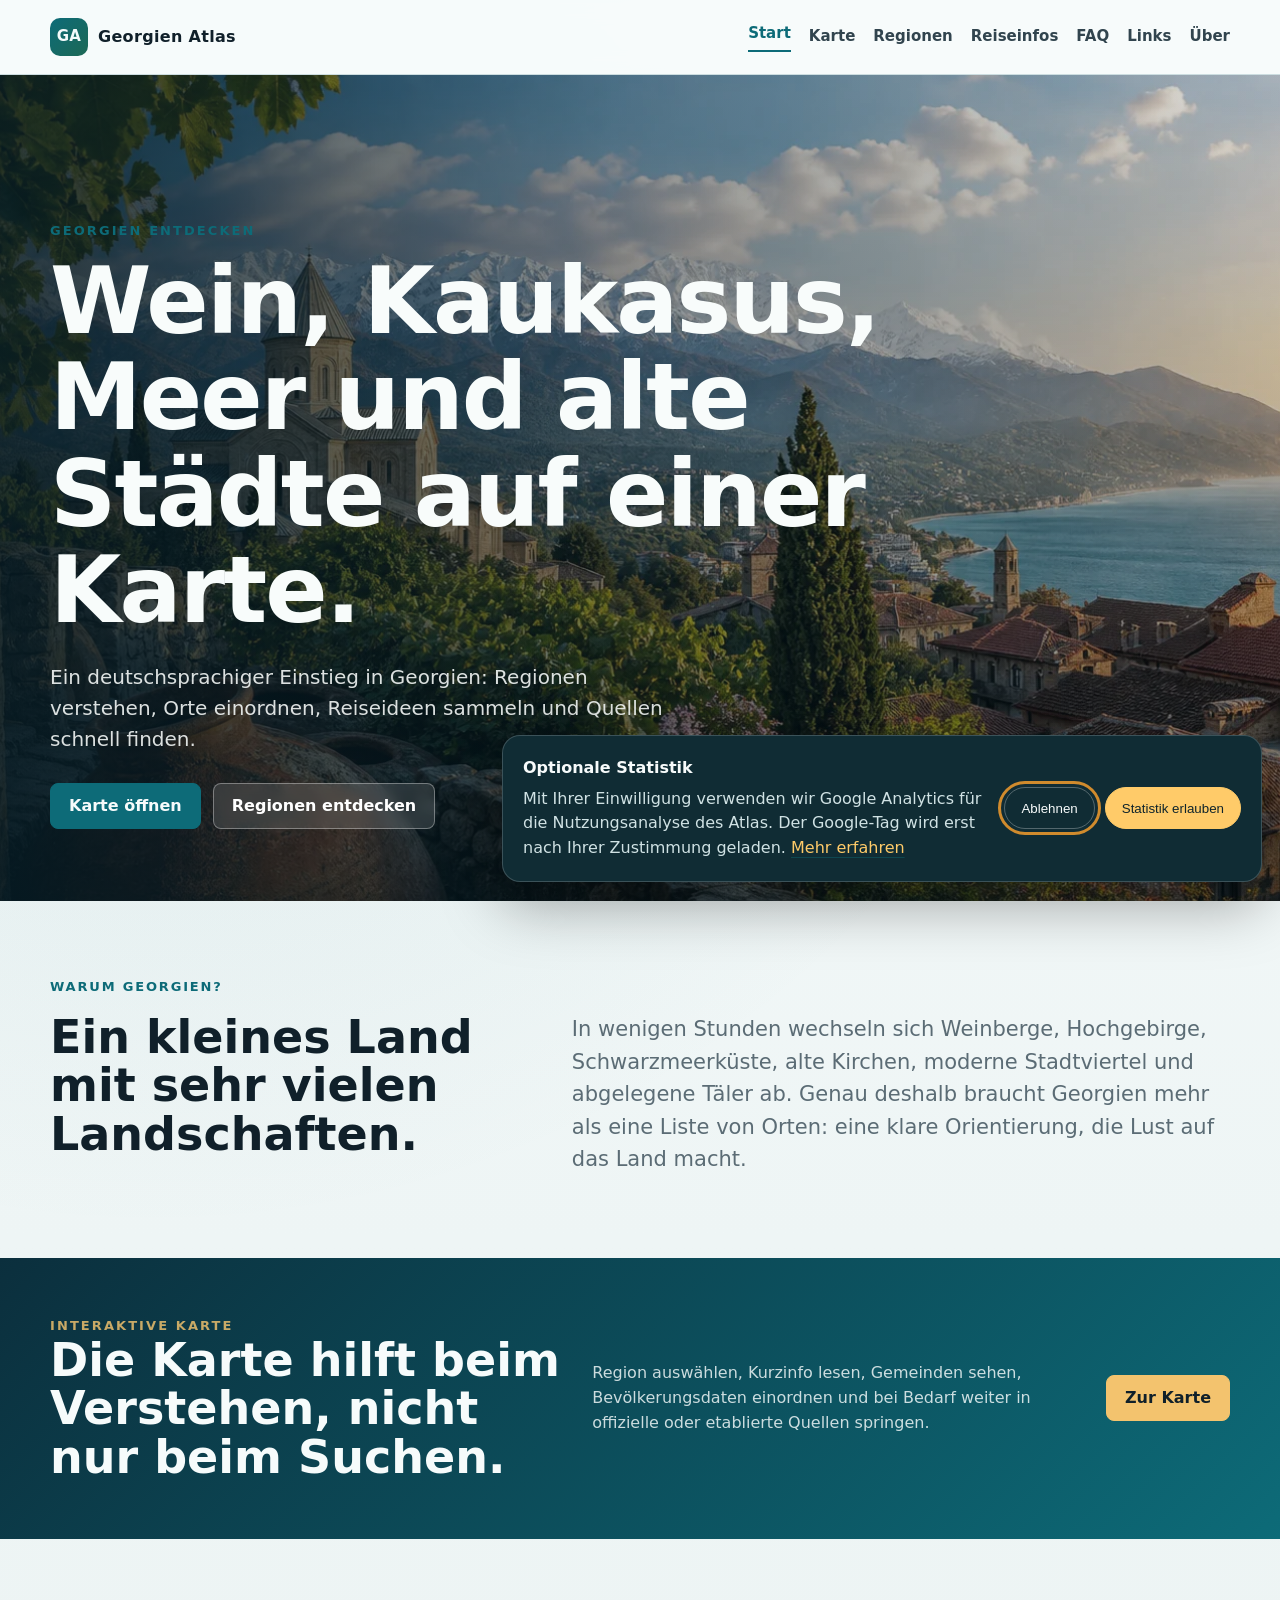
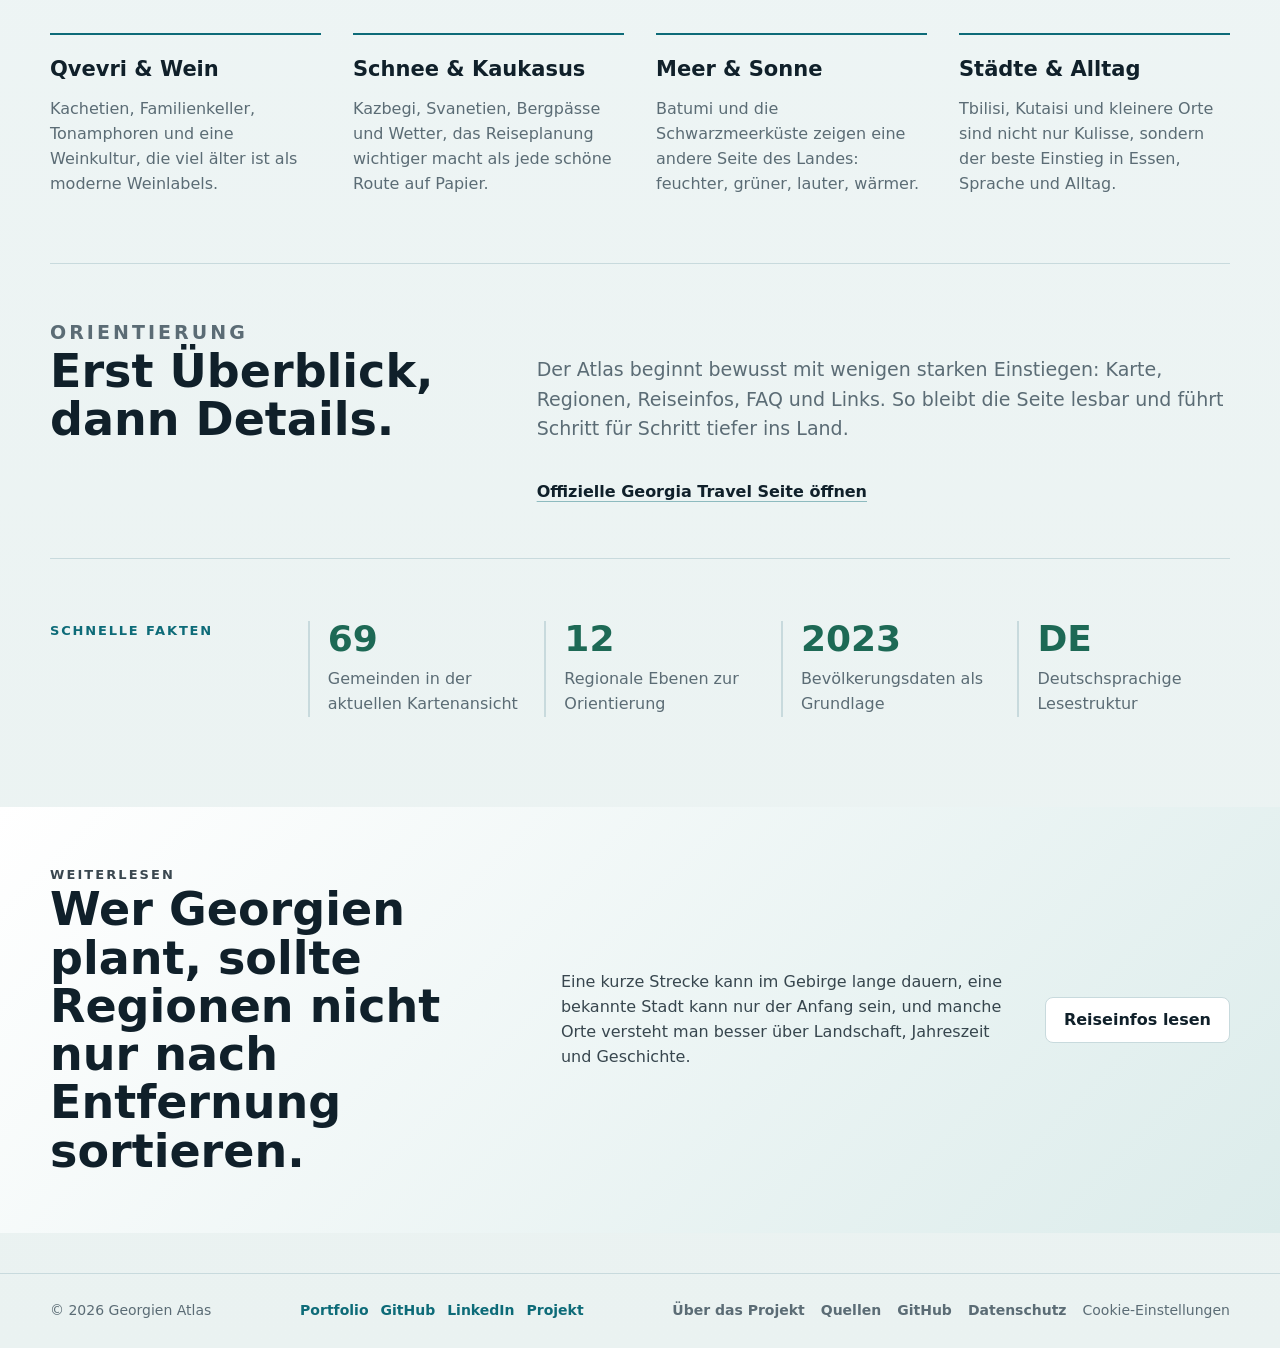
<file: index.html>
<!doctype html>
<html lang="de">
<head>
  <meta charset="utf-8">
  <meta name="viewport" content="width=device-width, initial-scale=1">
  <title>Georgien Atlas | Regionen, Karte und Reiseideen</title>
  <meta name="description" content="Deutschsprachiger Georgien Atlas mit Regionen, interaktiver Karte, praktischen Reiseinformationen, FAQ und offiziellen Links.">
  <meta name="robots" content="index,follow,max-image-preview:large">
  <meta name="theme-color" content="#f7fbfb">
  <link rel="canonical" href="https://sandro-abashishvili.de/georgien-atlas/">
  <meta property="og:type" content="website">
  <meta property="og:title" content="Georgien Atlas | Regionen, Karte und Reiseideen">
  <meta property="og:description" content="Deutschsprachiger Georgien Atlas mit Regionen, interaktiver Karte, praktischen Reiseinformationen, FAQ und offiziellen Links.">
  <meta property="og:url" content="https://sandro-abashishvili.de/georgien-atlas/">
  <meta property="og:image" content="https://sandro-abashishvili.de/georgien-atlas/assets/img/social-card.jpg">
  <meta property="og:image:secure_url" content="https://sandro-abashishvili.de/georgien-atlas/assets/img/social-card.jpg">
  <meta property="og:image:type" content="image/jpeg">
  <meta property="og:image:width" content="1200">
  <meta property="og:image:height" content="630">
  <meta property="og:image:alt" content="Georgien Atlas – Regionen, Karte und Reiseideen">
  <meta property="og:site_name" content="Georgien Atlas">
  <meta property="og:locale" content="de_DE">
  <meta name="twitter:card" content="summary_large_image">
  <meta name="twitter:title" content="Georgien Atlas | Regionen, Karte und Reiseideen">
  <meta name="twitter:description" content="Deutschsprachiger Georgien Atlas mit Regionen, interaktiver Karte, praktischen Reiseinformationen, FAQ und offiziellen Links.">
  <meta name="twitter:image" content="https://sandro-abashishvili.de/georgien-atlas/assets/img/social-card.jpg">
  <meta name="twitter:image:alt" content="Georgien Atlas – Regionen, Karte und Reiseideen">
  <link rel="icon" type="image/png" sizes="16x16" href="assets/img/favicon-16x16.png">
  <link rel="icon" type="image/png" sizes="32x32" href="assets/img/favicon-32x32.png">
  <link rel="apple-touch-icon" href="assets/img/apple-touch-icon.png">
  <link rel="manifest" href="manifest.webmanifest">
  <link rel="stylesheet" href="assets/css/site-20260812.css">
  <script type="application/ld+json">
    {
      "@context": "https://schema.org",
      "@type": "WebSite",
      "name": "Georgien Atlas",
      "url": "https://sandro-abashishvili.de/georgien-atlas/",
      "inLanguage": "de",
      "description": "Deutschsprachiger Georgien Atlas mit Regionen, interaktiver Karte, praktischen Reiseinformationen, FAQ und offiziellen Links."
    }
  </script>
</head>
<body>
  <a class="skip-link" href="#main-content">Zum Inhalt springen</a>
  <header class="site-header">
    <div class="header-inner">
      <a class="brand" href="./"><span class="brand-mark">GA</span><span>Georgien Atlas</span></a>
      <button class="menu-button" data-menu-button aria-expanded="false" aria-controls="main-navigation">Menü</button>
      <nav class="nav" id="main-navigation" data-nav aria-label="Hauptnavigation">
        <a href="./" aria-current="page">Start</a>
        <a href="karte/">Karte</a>
        <a href="regionen/">Regionen</a>
        <a href="reiseinfos/">Reiseinfos</a>
        <a href="faq/">FAQ</a>
        <a href="links/">Links</a>
        <a href="about/">Über</a>
      </nav>
    </div>
  </header>

  <main id="main-content">
    <section class="atlas-hero">
      <img src="assets/img/georgia-story.webp" alt="Georgien mit Wein, Bergen, Meer und historischer Architektur" width="1915" height="821" fetchpriority="high">
      <div class="atlas-hero-content">
        <p class="eyebrow">Georgien entdecken</p>
        <h1>Wein, Kaukasus, Meer und alte Städte auf einer Karte.</h1>
        <p>Ein deutschsprachiger Einstieg in Georgien: Regionen verstehen, Orte einordnen, Reiseideen sammeln und Quellen schnell finden.</p>
        <div class="actions">
          <a class="button primary" href="karte/">Karte öffnen</a>
          <a class="button ghost" href="regionen/">Regionen entdecken</a>
        </div>
      </div>
    </section>

    <section class="main narrative">
      <p class="kicker">Warum Georgien?</p>
      <div class="story-text">
        <h2>Ein kleines Land mit sehr vielen Landschaften.</h2>
        <p>In wenigen Stunden wechseln sich Weinberge, Hochgebirge, Schwarzmeerküste, alte Kirchen, moderne Stadtviertel und abgelegene Täler ab. Genau deshalb braucht Georgien mehr als eine Liste von Orten: eine klare Orientierung, die Lust auf das Land macht.</p>
      </div>
    </section>

    <section class="wide-band blue">
      <div class="main split-line">
        <div>
          <p class="eyebrow">Interaktive Karte</p>
          <h2>Die Karte hilft beim Verstehen, nicht nur beim Suchen.</h2>
        </div>
        <p>Region auswählen, Kurzinfo lesen, Gemeinden sehen, Bevölkerungsdaten einordnen und bei Bedarf weiter in offizielle oder etablierte Quellen springen.</p>
        <a class="button primary" href="karte/">Zur Karte</a>
      </div>
    </section>

    <section class="main sensory">
      <article><span>Qvevri & Wein</span><p>Kachetien, Familienkeller, Tonamphoren und eine Weinkultur, die viel älter ist als moderne Weinlabels.</p></article>
      <article><span>Schnee & Kaukasus</span><p>Kazbegi, Svanetien, Bergpässe und Wetter, das Reiseplanung wichtiger macht als jede schöne Route auf Papier.</p></article>
      <article><span>Meer & Sonne</span><p>Batumi und die Schwarzmeerküste zeigen eine andere Seite des Landes: feuchter, grüner, lauter, wärmer.</p></article>
      <article><span>Städte & Alltag</span><p>Tbilisi, Kutaisi und kleinere Orte sind nicht nur Kulisse, sondern der beste Einstieg in Essen, Sprache und Alltag.</p></article>
    </section>

    <section class="main video-note">
      <div><p class="eyebrow">Orientierung</p><h2>Erst Überblick, dann Details.</h2></div>
      <p>Der Atlas beginnt bewusst mit wenigen starken Einstiegen: Karte, Regionen, Reiseinfos, FAQ und Links. So bleibt die Seite lesbar und führt Schritt für Schritt tiefer ins Land.</p>
      <a class="text-link" href="https://georgia.travel/" target="_blank" rel="noopener noreferrer">Offizielle Georgia Travel Seite öffnen</a>
    </section>

    <section class="main facts-flow">
      <p class="kicker">Schnelle Fakten</p>
      <div><strong>69</strong><span>Gemeinden in der aktuellen Kartenansicht</span></div>
      <div><strong>12</strong><span>Regionale Ebenen zur Orientierung</span></div>
      <div><strong>2023</strong><span>Bevölkerungsdaten als Grundlage</span></div>
      <div><strong>DE</strong><span>Deutschsprachige Lesestruktur</span></div>
    </section>

    <section class="wide-band light">
      <div class="main split-line">
        <div><p class="eyebrow">Weiterlesen</p><h2>Wer Georgien plant, sollte Regionen nicht nur nach Entfernung sortieren.</h2></div>
        <p>Eine kurze Strecke kann im Gebirge lange dauern, eine bekannte Stadt kann nur der Anfang sein, und manche Orte versteht man besser über Landschaft, Jahreszeit und Geschichte.</p>
        <a class="button" href="reiseinfos/">Reiseinfos lesen</a>
      </div>
    </section>
  </main>

  <footer class="site-footer">
    <div class="footer-inner">
      <span>© 2026 Georgien Atlas</span>
      <div class="creator-credit"><div class="creator-links">
          <a href="https://sandro-abashishvili.de/" target="_blank" rel="noopener noreferrer">Portfolio</a>
          <a href="https://github.com/sandroabashishvili" target="_blank" rel="noopener noreferrer">GitHub</a>
          <a href="https://www.linkedin.com/in/aleksandre-abashishvili-03417617a/" target="_blank" rel="noopener noreferrer">LinkedIn</a>
          <a href="https://github.com/sandroabashishvili/georgien-atlas" target="_blank" rel="noopener noreferrer">Projekt</a>
      </div></div>
      <nav class="footer-links" aria-label="Fußnavigation">
        <a href="about/">Über das Projekt</a>
        <a href="links/">Quellen</a>
        <a href="https://github.com/sandroabashishvili/georgien-atlas" target="_blank" rel="noopener noreferrer">GitHub</a>
      </nav>
    </div>
  </footer>
  <script src="assets/js/analytics-consent.js" defer></script>
  <script src="assets/js/main.js?v=20260906-2"></script>
</body>
</html>
</file>
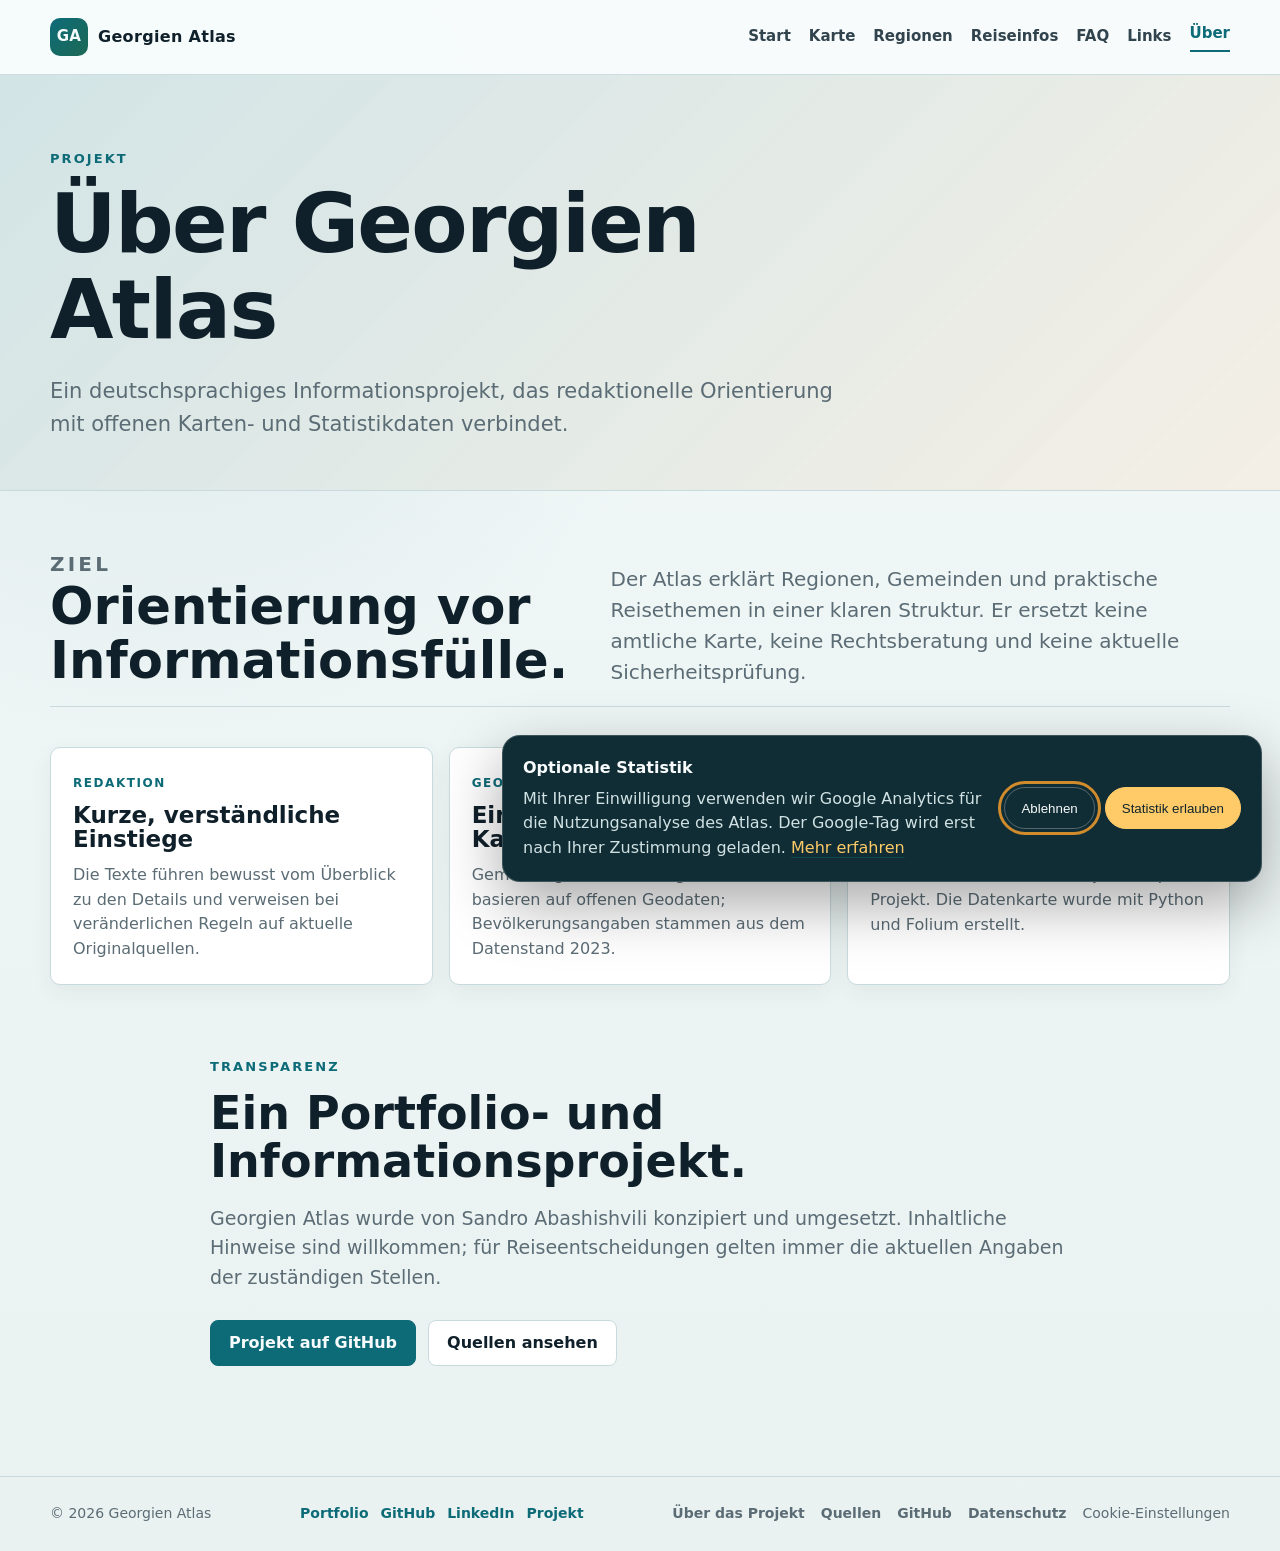
<file: about/index.html>
<!doctype html>
<html lang="de">
<head>
  <meta charset="utf-8">
  <meta name="viewport" content="width=device-width, initial-scale=1">
  <title>Über das Projekt | Georgien Atlas</title>
  <meta name="description" content="Informationen zum Georgien Atlas, Quellen, Daten und Projektstatus.">
  <meta name="robots" content="index,follow,max-image-preview:large">
  <meta name="theme-color" content="#f7fbfb">
  <link rel="canonical" href="https://sandro-abashishvili.de/georgien-atlas/about/">
  <meta property="og:type" content="website">
  <meta property="og:title" content="Über das Projekt | Georgien Atlas">
  <meta property="og:description" content="Informationen zum Georgien Atlas, Quellen, Daten und Projektstatus.">
  <meta property="og:url" content="https://sandro-abashishvili.de/georgien-atlas/about/">
  <meta property="og:image" content="https://sandro-abashishvili.de/georgien-atlas/assets/img/social-card.jpg">
  <meta property="og:image:secure_url" content="https://sandro-abashishvili.de/georgien-atlas/assets/img/social-card.jpg">
  <meta property="og:image:type" content="image/jpeg">
  <meta property="og:image:width" content="1200">
  <meta property="og:image:height" content="630">
  <meta property="og:image:alt" content="Georgien Atlas – über das Projekt">
  <meta property="og:site_name" content="Georgien Atlas">
  <meta property="og:locale" content="de_DE">
  <meta name="twitter:card" content="summary_large_image">
  <meta name="twitter:title" content="Über das Projekt | Georgien Atlas">
  <meta name="twitter:description" content="Informationen zum Georgien Atlas, Quellen, Daten und Projektstatus.">
  <meta name="twitter:image" content="https://sandro-abashishvili.de/georgien-atlas/assets/img/social-card.jpg">
  <meta name="twitter:image:alt" content="Georgien Atlas – über das Projekt">
  <link rel="icon" type="image/png" sizes="16x16" href="../assets/img/favicon-16x16.png">
  <link rel="icon" type="image/png" sizes="32x32" href="../assets/img/favicon-32x32.png">
  <link rel="apple-touch-icon" href="../assets/img/apple-touch-icon.png">
  <link rel="stylesheet" href="../assets/css/site-20260812.css">
</head>
<body>
  <a class="skip-link" href="#main-content">Zum Inhalt springen</a>
  <header class="site-header"><div class="header-inner"><a class="brand" href="../"><span class="brand-mark">GA</span><span>Georgien Atlas</span></a><button class="menu-button" data-menu-button aria-expanded="false" aria-controls="main-navigation">Menü</button><nav class="nav" id="main-navigation" data-nav aria-label="Hauptnavigation"><a href="../">Start</a><a href="../karte/">Karte</a><a href="../regionen/">Regionen</a><a href="../reiseinfos/">Reiseinfos</a><a href="../faq/">FAQ</a><a href="../links/">Links</a><a href="../about/" aria-current="page">Über</a></nav></div></header>
  <main id="main-content">
    <section class="page-hero compact">
      <div class="main">
        <p class="eyebrow">Projekt</p>
        <h1>Über Georgien Atlas</h1>
        <p>Ein deutschsprachiges Informationsprojekt, das redaktionelle Orientierung mit offenen Karten- und Statistikdaten verbindet.</p>
      </div>
    </section>

    <section class="main source-guide">
      <div>
        <p class="eyebrow">Ziel</p>
        <h2>Orientierung vor Informationsfülle.</h2>
      </div>
      <p>Der Atlas erklärt Regionen, Gemeinden und praktische Reisethemen in einer klaren Struktur. Er ersetzt keine amtliche Karte, keine Rechtsberatung und keine aktuelle Sicherheitsprüfung.</p>
    </section>

    <section class="main grid about-grid">
      <article class="card">
        <span class="meta">Redaktion</span>
        <h3>Kurze, verständliche Einstiege</h3>
        <p>Die Texte führen bewusst vom Überblick zu den Details und verweisen bei veränderlichen Regeln auf aktuelle Originalquellen.</p>
      </article>
      <article class="card">
        <span class="meta">Geodaten</span>
        <h3>Eine eigene interaktive Karte</h3>
        <p>Gemeindegrenzen und regionale Ebenen basieren auf offenen Geodaten; Bevölkerungsangaben stammen aus dem Datenstand 2023.</p>
      </article>
      <article class="card">
        <span class="meta">Technik</span>
        <h3>Leicht und unabhängig</h3>
        <p>Die Website läuft ohne Framework als statisches HTML-, CSS- und JavaScript-Projekt. Die Datenkarte wurde mit Python und Folium erstellt.</p>
      </article>
    </section>

    <section class="main project-note">
      <p class="eyebrow">Transparenz</p>
      <h2>Ein Portfolio- und Informationsprojekt.</h2>
      <p>Georgien Atlas wurde von Sandro Abashishvili konzipiert und umgesetzt. Inhaltliche Hinweise sind willkommen; für Reiseentscheidungen gelten immer die aktuellen Angaben der zuständigen Stellen.</p>
      <div class="actions">
        <a class="button primary" href="https://github.com/sandroabashishvili/georgien-atlas" target="_blank" rel="noopener noreferrer">Projekt auf GitHub</a>
        <a class="button" href="../links/">Quellen ansehen</a>
      </div>
    </section>
  </main>
  <footer class="site-footer"><div class="footer-inner"><span>© 2026 Georgien Atlas</span><div class="creator-credit"><div class="creator-links"><a href="https://sandro-abashishvili.de/" target="_blank" rel="noopener noreferrer">Portfolio</a><a href="https://github.com/sandroabashishvili" target="_blank" rel="noopener noreferrer">GitHub</a><a href="https://www.linkedin.com/in/aleksandre-abashishvili-03417617a/" target="_blank" rel="noopener noreferrer">LinkedIn</a><a href="https://github.com/sandroabashishvili/georgien-atlas" target="_blank" rel="noopener noreferrer">Projekt</a></div></div><nav class="footer-links" aria-label="Fußnavigation"><a href="../about/" aria-current="page">Über das Projekt</a><a href="../links/">Quellen</a><a href="https://github.com/sandroabashishvili/georgien-atlas" target="_blank" rel="noopener noreferrer">GitHub</a></nav></div></footer>
  <script src="../assets/js/analytics-consent.js" defer></script>
  <script src="../assets/js/main.js?v=20260906-2"></script>
</body>
</html>
</file>
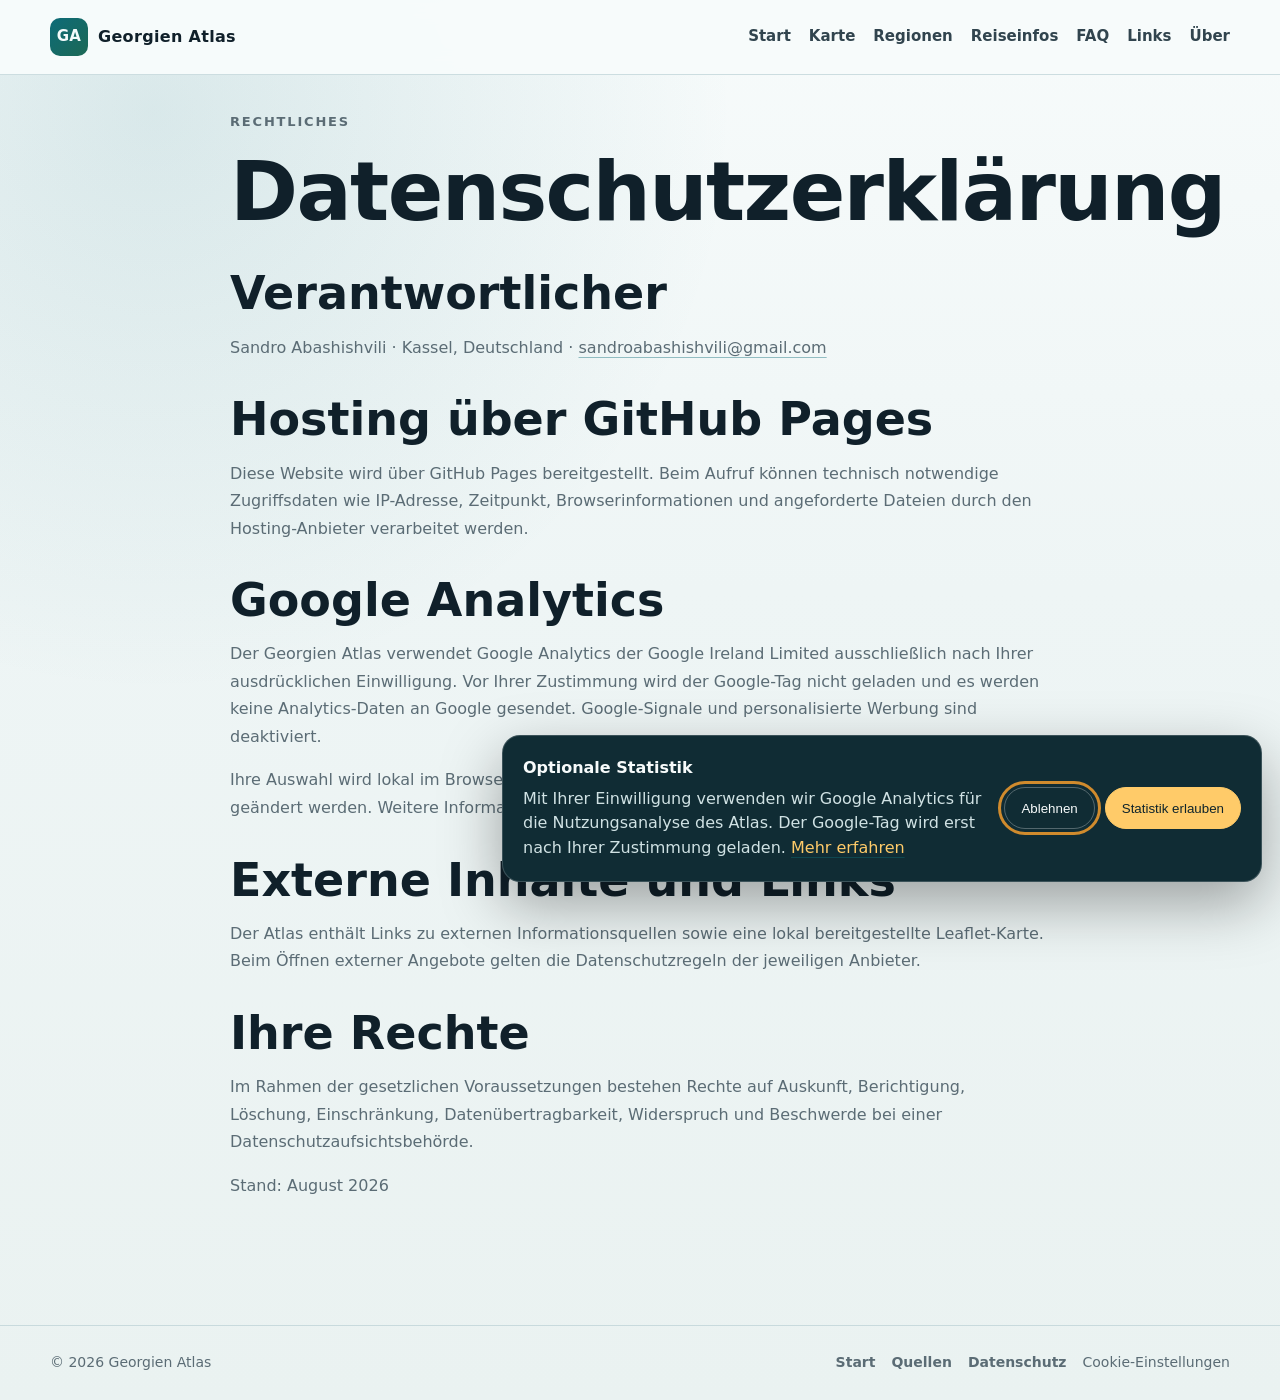
<file: datenschutz/index.html>
<!doctype html>
<html lang="de">
<head>
  <meta charset="utf-8">
  <meta name="viewport" content="width=device-width, initial-scale=1">
  <meta name="robots" content="noindex,follow">
  <meta name="theme-color" content="#f7fbfb">
  <title>Datenschutz | Georgien Atlas</title>
  <meta name="description" content="Datenschutzhinweise für den Georgien Atlas.">
  <meta property="og:type" content="website">
  <meta property="og:title" content="Datenschutz | Georgien Atlas">
  <meta property="og:description" content="Datenschutzhinweise für den Georgien Atlas.">
  <meta property="og:url" content="https://sandro-abashishvili.de/georgien-atlas/datenschutz/">
  <meta property="og:image" content="https://sandro-abashishvili.de/georgien-atlas/assets/img/social-card.jpg">
  <meta property="og:image:width" content="1200">
  <meta property="og:image:height" content="630">
  <meta name="twitter:card" content="summary_large_image">
  <meta name="twitter:title" content="Datenschutz | Georgien Atlas">
  <meta name="twitter:image" content="https://sandro-abashishvili.de/georgien-atlas/assets/img/social-card.jpg">
  <link rel="canonical" href="https://sandro-abashishvili.de/georgien-atlas/datenschutz/">
  <link rel="icon" type="image/png" sizes="32x32" href="../assets/img/favicon-32x32.png">
  <link rel="stylesheet" href="../assets/css/site-20260812.css">
</head>
<body>
  <a class="skip-link" href="#main-content">Zum Inhalt springen</a>
  <header class="site-header">
    <div class="header-inner">
      <a class="brand" href="../"><span class="brand-mark">GA</span><span>Georgien Atlas</span></a>
      <button class="menu-button" data-menu-button aria-expanded="false" aria-controls="main-navigation">Menü</button>
      <nav class="nav" id="main-navigation" data-nav aria-label="Hauptnavigation">
        <a href="../">Start</a><a href="../karte/">Karte</a><a href="../regionen/">Regionen</a><a href="../reiseinfos/">Reiseinfos</a><a href="../faq/">FAQ</a><a href="../links/">Links</a><a href="../about/">Über</a>
      </nav>
    </div>
  </header>
  <main id="main-content" class="main legal-copy">
    <p class="kicker">Rechtliches</p>
    <h1>Datenschutzerklärung</h1>
    <h2>Verantwortlicher</h2>
    <p>Sandro Abashishvili · Kassel, Deutschland · <a href="mailto:sandroabashishvili@gmail.com">sandroabashishvili@gmail.com</a></p>
    <h2>Hosting über GitHub Pages</h2>
    <p>Diese Website wird über GitHub Pages bereitgestellt. Beim Aufruf können technisch notwendige Zugriffsdaten wie IP-Adresse, Zeitpunkt, Browserinformationen und angeforderte Dateien durch den Hosting-Anbieter verarbeitet werden.</p>
    <h2>Google Analytics</h2>
    <p>Der Georgien Atlas verwendet Google Analytics der Google Ireland Limited ausschließlich nach Ihrer ausdrücklichen Einwilligung. Vor Ihrer Zustimmung wird der Google-Tag nicht geladen und es werden keine Analytics-Daten an Google gesendet. Google-Signale und personalisierte Werbung sind deaktiviert.</p>
    <p>Ihre Auswahl wird lokal im Browser gespeichert und kann über <button type="button" class="footer-link-button" data-consent-settings>Cookie-Einstellungen</button> jederzeit geändert werden. Weitere Informationen: <a href="https://policies.google.com/privacy?hl=de" target="_blank" rel="noopener noreferrer">Datenschutzerklärung von Google</a>.</p>
    <h2>Externe Inhalte und Links</h2>
    <p>Der Atlas enthält Links zu externen Informationsquellen sowie eine lokal bereitgestellte Leaflet-Karte. Beim Öffnen externer Angebote gelten die Datenschutzregeln der jeweiligen Anbieter.</p>
    <h2>Ihre Rechte</h2>
    <p>Im Rahmen der gesetzlichen Voraussetzungen bestehen Rechte auf Auskunft, Berichtigung, Löschung, Einschränkung, Datenübertragbarkeit, Widerspruch und Beschwerde bei einer Datenschutzaufsichtsbehörde.</p>
    <p>Stand: August 2026</p>
  </main>
  <footer class="site-footer">
    <div class="footer-inner">
      <span>© 2026 Georgien Atlas</span>
      <nav class="footer-links" aria-label="Fußnavigation"><a href="../">Start</a><a href="../links/">Quellen</a></nav>
    </div>
  </footer>
  <script src="../assets/js/analytics-consent.js" defer></script>
  <script src="../assets/js/main.js?v=20260906-2"></script>
</body>
</html>
</file>
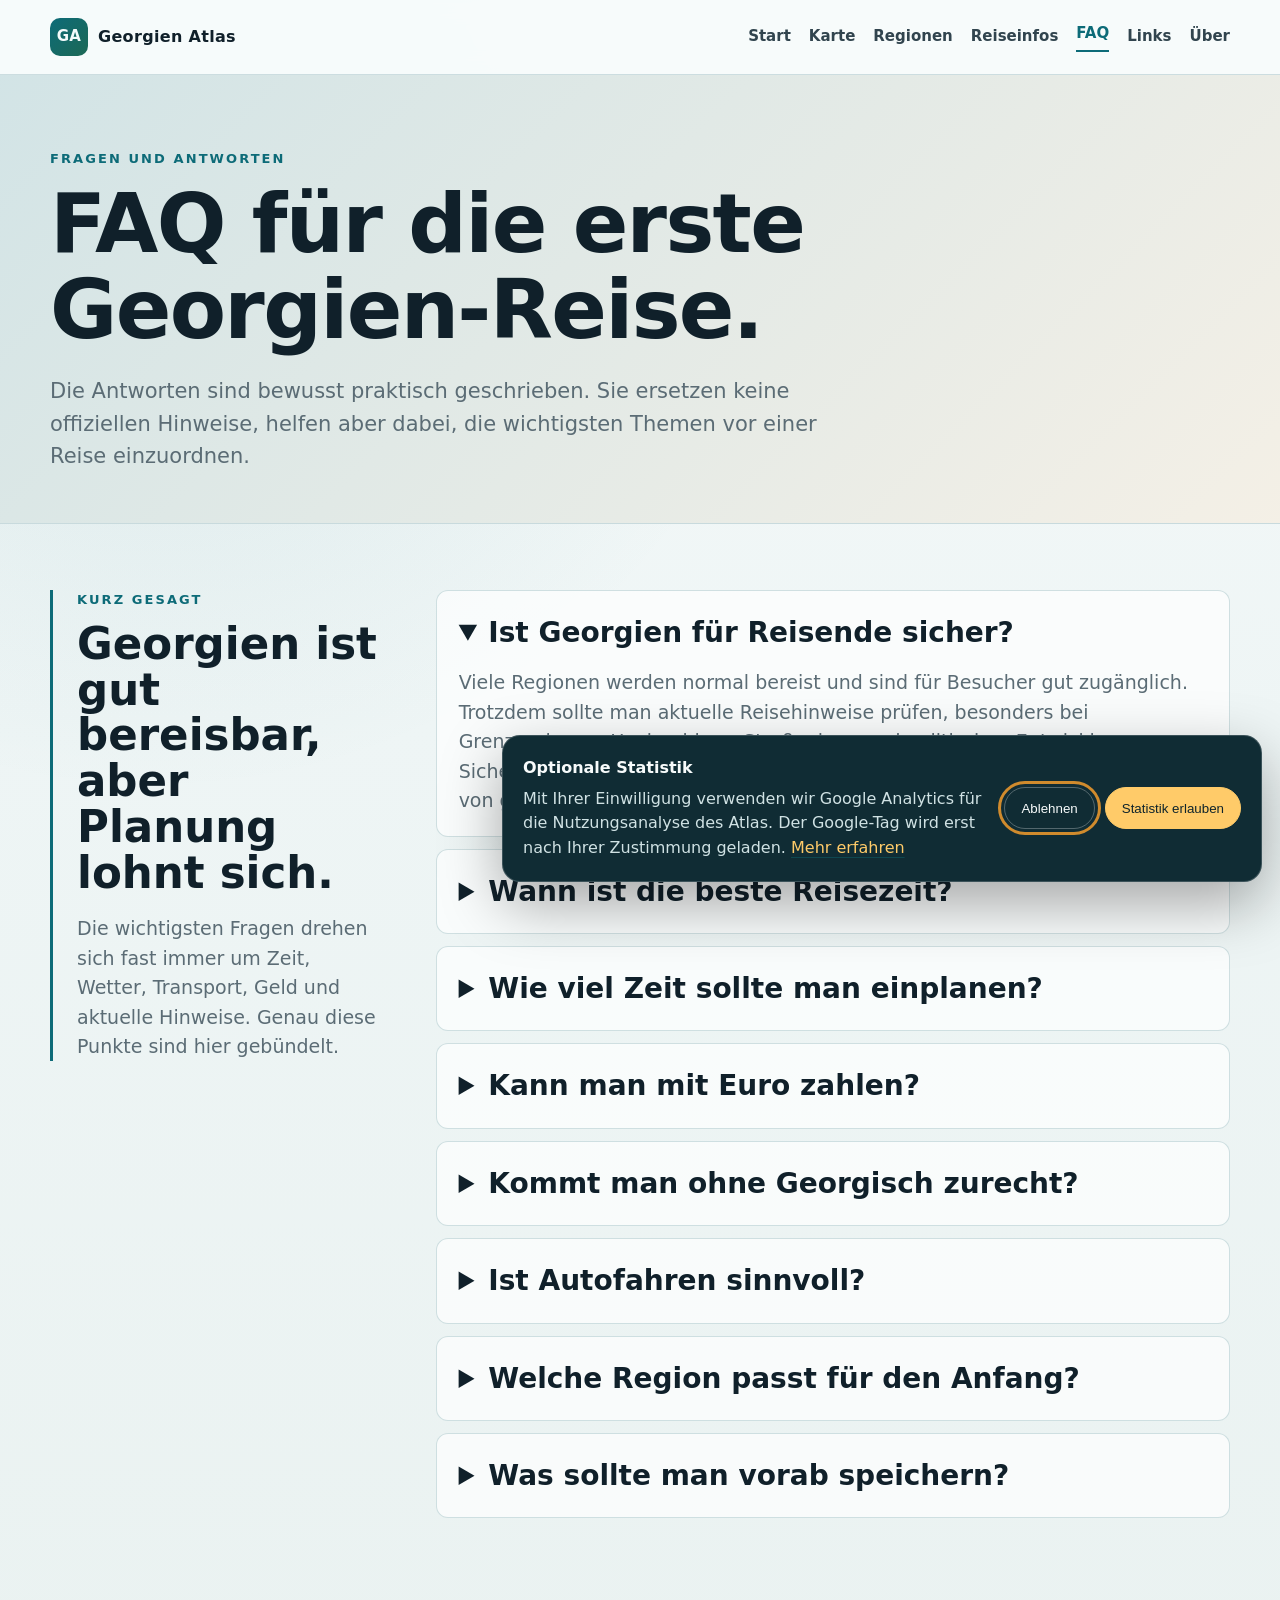
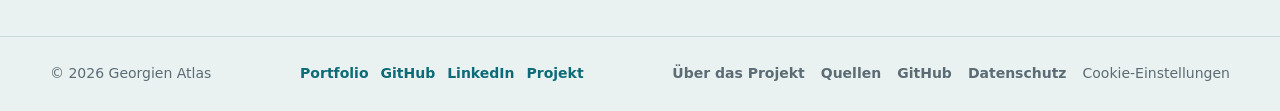
<file: faq/index.html>
<!doctype html>
<html lang="de">
<head>
  <meta charset="utf-8">
  <meta name="viewport" content="width=device-width, initial-scale=1">
  <title>FAQ | Georgien Atlas</title>
  <meta name="description" content="Häufige Fragen zu Georgien: Sicherheit, Reisezeit, Geld, Sprache, Transport, Internet, Regionen und Planung.">
  <meta name="robots" content="index,follow,max-image-preview:large">
  <meta name="theme-color" content="#f7fbfb">
  <link rel="canonical" href="https://sandro-abashishvili.de/georgien-atlas/faq/">
  <meta property="og:type" content="website">
  <meta property="og:title" content="FAQ | Georgien Atlas">
  <meta property="og:description" content="Häufige Fragen zu Georgien: Sicherheit, Reisezeit, Geld, Sprache, Transport, Internet, Regionen und Planung.">
  <meta property="og:url" content="https://sandro-abashishvili.de/georgien-atlas/faq/">
  <meta property="og:image" content="https://sandro-abashishvili.de/georgien-atlas/assets/img/social-card.jpg">
  <meta property="og:image:secure_url" content="https://sandro-abashishvili.de/georgien-atlas/assets/img/social-card.jpg">
  <meta property="og:image:type" content="image/jpeg">
  <meta property="og:image:width" content="1200">
  <meta property="og:image:height" content="630">
  <meta property="og:image:alt" content="Georgien Atlas – häufige Fragen">
  <meta property="og:site_name" content="Georgien Atlas">
  <meta property="og:locale" content="de_DE">
  <meta name="twitter:card" content="summary_large_image">
  <meta name="twitter:title" content="FAQ | Georgien Atlas">
  <meta name="twitter:description" content="Häufige Fragen zu Georgien: Sicherheit, Reisezeit, Geld, Sprache, Transport, Internet, Regionen und Planung.">
  <meta name="twitter:image" content="https://sandro-abashishvili.de/georgien-atlas/assets/img/social-card.jpg">
  <meta name="twitter:image:alt" content="Georgien Atlas – häufige Fragen">
  <link rel="icon" type="image/png" sizes="16x16" href="../assets/img/favicon-16x16.png">
  <link rel="icon" type="image/png" sizes="32x32" href="../assets/img/favicon-32x32.png">
  <link rel="apple-touch-icon" href="../assets/img/apple-touch-icon.png">
  <link rel="stylesheet" href="../assets/css/site-20260812.css">
</head>
<body>
  <a class="skip-link" href="#main-content">Zum Inhalt springen</a>
  <header class="site-header"><div class="header-inner"><a class="brand" href="../"><span class="brand-mark">GA</span><span>Georgien Atlas</span></a><button class="menu-button" data-menu-button aria-expanded="false" aria-controls="main-navigation">Menü</button><nav class="nav" id="main-navigation" data-nav aria-label="Hauptnavigation"><a href="../">Start</a><a href="../karte/">Karte</a><a href="../regionen/">Regionen</a><a href="../reiseinfos/">Reiseinfos</a><a href="../faq/" aria-current="page">FAQ</a><a href="../links/">Links</a><a href="../about/">Über</a></nav></div></header>
  <main id="main-content">
    <section class="page-hero compact">
      <div class="main">
        <p class="eyebrow">Fragen und Antworten</p>
        <h1>FAQ für die erste Georgien-Reise.</h1>
        <p>Die Antworten sind bewusst praktisch geschrieben. Sie ersetzen keine offiziellen Hinweise, helfen aber dabei, die wichtigsten Themen vor einer Reise einzuordnen.</p>
      </div>
    </section>

    <section class="main faq-layout">
      <aside class="faq-aside">
        <p class="eyebrow">Kurz gesagt</p>
        <h2>Georgien ist gut bereisbar, aber Planung lohnt sich.</h2>
        <p>Die wichtigsten Fragen drehen sich fast immer um Zeit, Wetter, Transport, Geld und aktuelle Hinweise. Genau diese Punkte sind hier gebündelt.</p>
      </aside>
      <div class="faq-flow">
        <details open><summary>Ist Georgien für Reisende sicher?</summary><p>Viele Regionen werden normal bereist und sind für Besucher gut zugänglich. Trotzdem sollte man aktuelle Reisehinweise prüfen, besonders bei Grenzregionen, Hochgebirge, Straßenlage und politischen Entwicklungen. Sicherheit ist in Georgien oft weniger eine Frage von Alltagspanik, sondern von guter Vorbereitung.</p></details>
        <details><summary>Wann ist die beste Reisezeit?</summary><p>Für viele klassische Routen sind Mai, Juni, September und Oktober besonders angenehm. Im Sommer sind Berge und Meer attraktiv, Städte können aber heiß werden. Im Winter sind Skigebiete und Bergregionen interessant, brauchen aber mehr Aufmerksamkeit bei Straßen und Wetter.</p></details>
        <details><summary>Wie viel Zeit sollte man einplanen?</summary><p>Nur Tbilisi und eine nahe Region gehen in wenigen Tagen. Wer Wein, Berge und Meer kombinieren will, sollte mindestens zehn bis vierzehn Tage realistischer einplanen. Georgien wirkt klein, aber durch Berge und Straßen dauern Wege oft länger als erwartet.</p></details>
        <details><summary>Kann man mit Euro zahlen?</summary><p>Im Alltag wird mit Georgischem Lari gezahlt. Euro kann man wechseln, aber Restaurants, Märkte, Taxis und kleinere Anbieter rechnen in Lari. In Städten funktionieren Karten oft gut; Bargeld bleibt trotzdem sinnvoll.</p></details>
        <details><summary>Kommt man ohne Georgisch zurecht?</summary><p>In touristischen Bereichen helfen Englisch oder Russisch teilweise. Außerhalb der großen Orte wird es gemischter. Ein paar georgische Wörter, Offline-Übersetzung und gespeicherte Adressen machen vieles leichter.</p></details>
        <details><summary>Ist Autofahren sinnvoll?</summary><p>Ein eigenes Auto gibt Freiheit, aber Straßenstil, Bergstrecken und Wetter sind nicht für jeden entspannt. Für Tbilisi selbst ist ein Auto oft eher Belastung. Für Regionen kann ein Fahrer oder geplanter Transfer sinnvoller sein.</p></details>
        <details><summary>Welche Region passt für den Anfang?</summary><p>Tbilisi plus Kachetien ist ein guter erster Einstieg für Stadt, Wein und Kultur. Tbilisi plus Kazbegi eignet sich für Bergpanorama. Wer Meer will, plant Adscharien. Für intensivere Bergreisen kommt Svanetien eher als eigene Etappe.</p></details>
        <details><summary>Was sollte man vorab speichern?</summary><p>Offline-Karten, Unterkunftsadressen, Notfallkontakte, Versicherungsdaten, wichtige offizielle Links und Screenshots von Buchungen. In Bergregionen sollte man nicht davon ausgehen, dass jederzeit Netz vorhanden ist.</p></details>
      </div>
    </section>
  </main>
  <footer class="site-footer"><div class="footer-inner"><span>© 2026 Georgien Atlas</span><div class="creator-credit"><div class="creator-links"><a href="https://sandro-abashishvili.de/" target="_blank" rel="noopener noreferrer">Portfolio</a><a href="https://github.com/sandroabashishvili" target="_blank" rel="noopener noreferrer">GitHub</a><a href="https://www.linkedin.com/in/aleksandre-abashishvili-03417617a/" target="_blank" rel="noopener noreferrer">LinkedIn</a><a href="https://github.com/sandroabashishvili/georgien-atlas" target="_blank" rel="noopener noreferrer">Projekt</a></div></div><nav class="footer-links" aria-label="Fußnavigation"><a href="../about/">Über das Projekt</a><a href="../links/">Quellen</a><a href="https://github.com/sandroabashishvili/georgien-atlas" target="_blank" rel="noopener noreferrer">GitHub</a></nav></div></footer>
  <script src="../assets/js/analytics-consent.js" defer></script>
  <script src="../assets/js/main.js?v=20260906-2"></script>
</body>
</html>
</file>
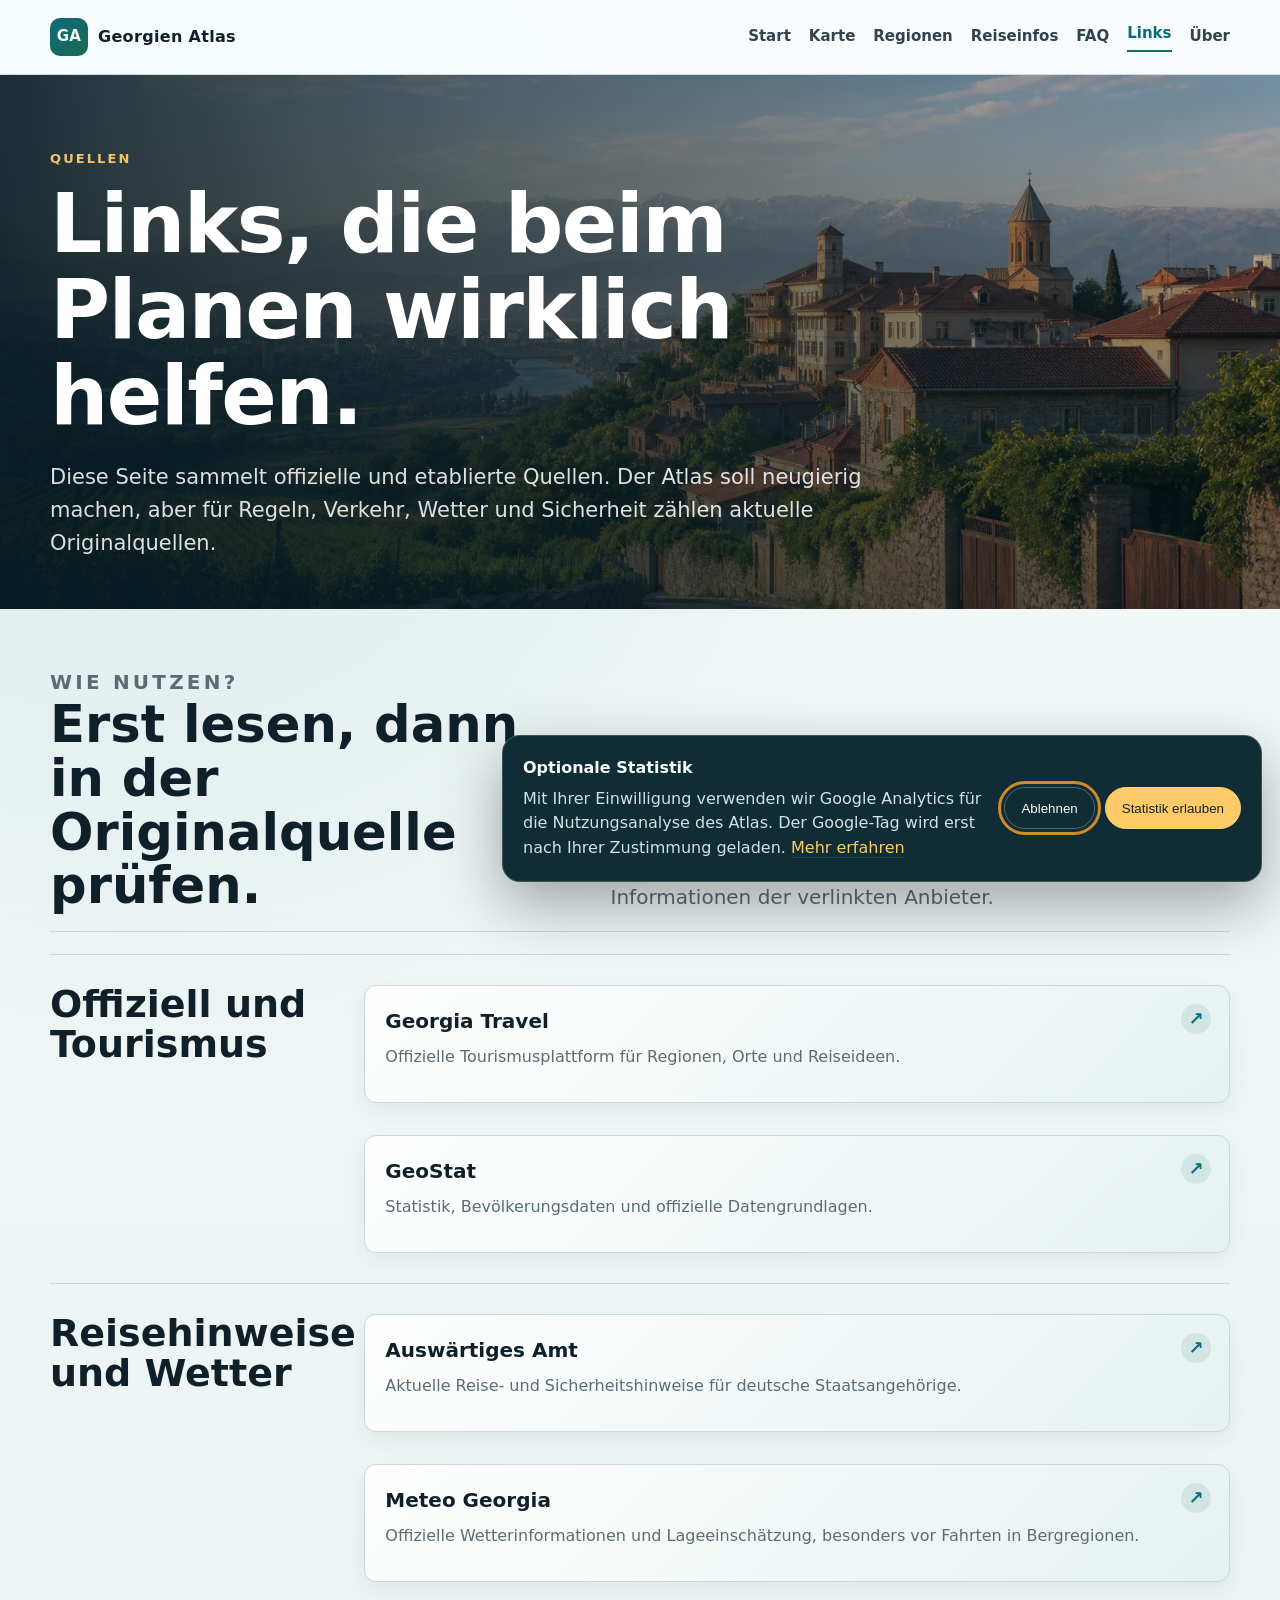
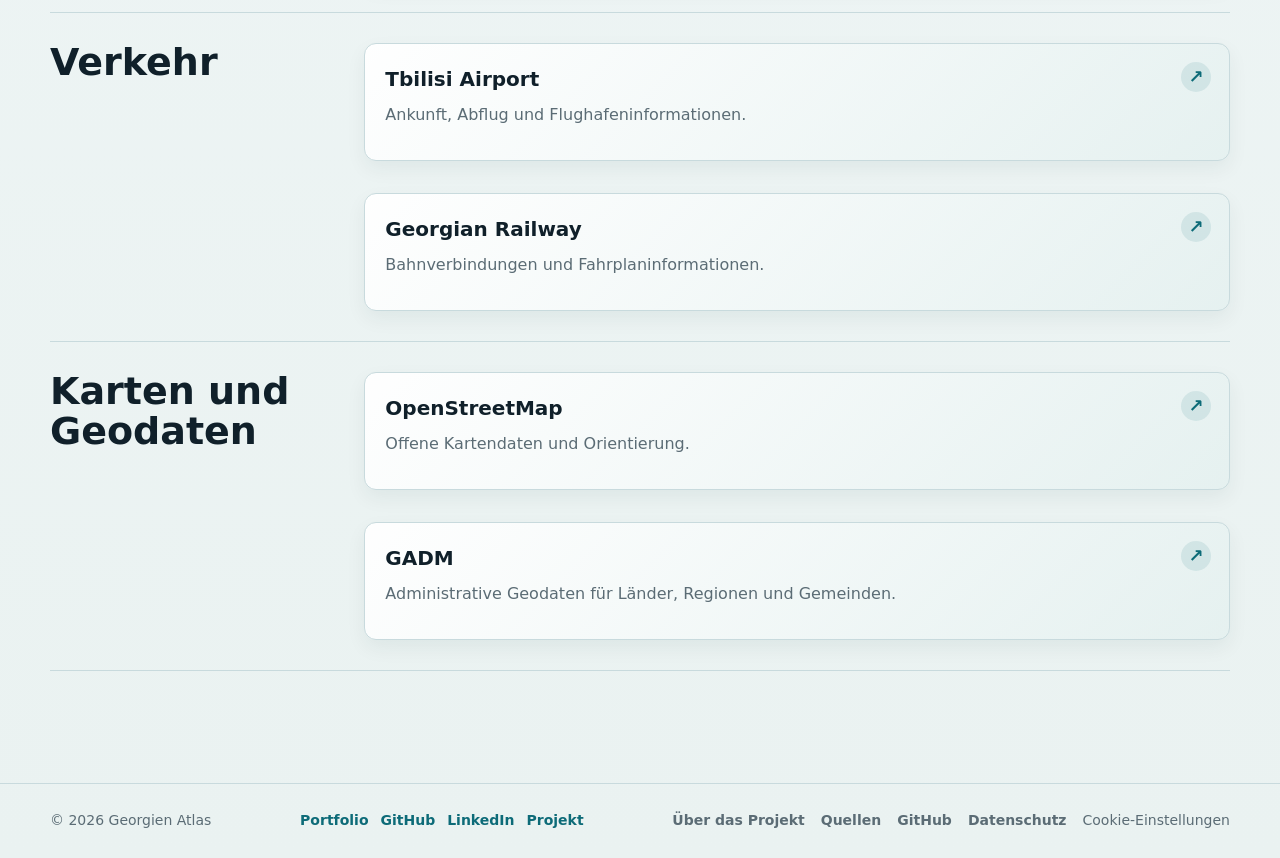
<file: links/index.html>
<!doctype html>
<html lang="de">
<head>
  <meta charset="utf-8">
  <meta name="viewport" content="width=device-width, initial-scale=1">
  <title>Links und Quellen | Georgien Atlas</title>
  <meta name="description" content="Offizielle und nützliche Links für Georgien: Tourismus, Statistik, Wetter, Bahn, Flughafen, Karten, Sicherheit und Reiseplanung.">
  <meta name="robots" content="index,follow,max-image-preview:large">
  <meta name="theme-color" content="#f7fbfb">
  <link rel="canonical" href="https://sandro-abashishvili.de/georgien-atlas/links/">
  <meta property="og:type" content="website">
  <meta property="og:title" content="Links und Quellen | Georgien Atlas">
  <meta property="og:description" content="Offizielle und nützliche Links für Georgien: Tourismus, Statistik, Wetter, Bahn, Flughafen, Karten, Sicherheit und Reiseplanung.">
  <meta property="og:url" content="https://sandro-abashishvili.de/georgien-atlas/links/">
  <meta property="og:image" content="https://sandro-abashishvili.de/georgien-atlas/assets/img/social-card.jpg">
  <meta property="og:image:secure_url" content="https://sandro-abashishvili.de/georgien-atlas/assets/img/social-card.jpg">
  <meta property="og:image:type" content="image/jpeg">
  <meta property="og:image:width" content="1200">
  <meta property="og:image:height" content="630">
  <meta property="og:image:alt" content="Georgien Atlas – Links und Quellen">
  <meta property="og:site_name" content="Georgien Atlas">
  <meta property="og:locale" content="de_DE">
  <meta name="twitter:card" content="summary_large_image">
  <meta name="twitter:title" content="Links und Quellen | Georgien Atlas">
  <meta name="twitter:description" content="Offizielle und nützliche Links für Georgien: Tourismus, Statistik, Wetter, Bahn, Flughafen, Karten, Sicherheit und Reiseplanung.">
  <meta name="twitter:image" content="https://sandro-abashishvili.de/georgien-atlas/assets/img/social-card.jpg">
  <meta name="twitter:image:alt" content="Georgien Atlas – Links und Quellen">
  <link rel="icon" type="image/png" sizes="16x16" href="../assets/img/favicon-16x16.png">
  <link rel="icon" type="image/png" sizes="32x32" href="../assets/img/favicon-32x32.png">
  <link rel="apple-touch-icon" href="../assets/img/apple-touch-icon.png">
  <link rel="stylesheet" href="../assets/css/site-20260812.css">
</head>
<body>
  <a class="skip-link" href="#main-content">Zum Inhalt springen</a>
  <header class="site-header"><div class="header-inner"><a class="brand" href="../"><span class="brand-mark">GA</span><span>Georgien Atlas</span></a><button class="menu-button" data-menu-button aria-expanded="false" aria-controls="main-navigation">Menü</button><nav class="nav" id="main-navigation" data-nav aria-label="Hauptnavigation"><a href="../">Start</a><a href="../karte/">Karte</a><a href="../regionen/">Regionen</a><a href="../reiseinfos/">Reiseinfos</a><a href="../faq/">FAQ</a><a href="../links/" aria-current="page">Links</a><a href="../about/">Über</a></nav></div></header>
  <main id="main-content">
    <section class="page-hero photo-page-hero compact">
      <img src="../assets/img/georgia-hero.webp" alt="Georgische Landschaft mit Bergen und historischen Orten" width="1536" height="1024" fetchpriority="high">
      <div class="main">
        <p class="eyebrow">Quellen</p>
        <h1>Links, die beim Planen wirklich helfen.</h1>
        <p>Diese Seite sammelt offizielle und etablierte Quellen. Der Atlas soll neugierig machen, aber für Regeln, Verkehr, Wetter und Sicherheit zählen aktuelle Originalquellen.</p>
      </div>
    </section>

    <section class="main source-guide">
      <div>
        <p class="eyebrow">Wie nutzen?</p>
        <h2>Erst lesen, dann in der Originalquelle prüfen.</h2>
      </div>
      <p>Der Atlas ordnet Themen ein. Für Einreise, Sicherheit, Wetter, Fahrpläne und Daten gelten immer die aktuellen Informationen der verlinkten Anbieter.</p>
    </section>

    <section class="main source-rows">
      <article>
        <h2>Offiziell und Tourismus</h2>
        <a href="https://georgia.travel/" target="_blank" rel="noopener noreferrer"><strong>Georgia Travel</strong><span>Offizielle Tourismusplattform für Regionen, Orte und Reiseideen.</span></a>
        <a href="https://www.geostat.ge/" target="_blank" rel="noopener noreferrer"><strong>GeoStat</strong><span>Statistik, Bevölkerungsdaten und offizielle Datengrundlagen.</span></a>
      </article>
      <article>
        <h2>Reisehinweise und Wetter</h2>
        <a href="https://www.auswaertiges-amt.de/" target="_blank" rel="noopener noreferrer"><strong>Auswärtiges Amt</strong><span>Aktuelle Reise- und Sicherheitshinweise für deutsche Staatsangehörige.</span></a>
        <a href="https://meteo.gov.ge/Ge/" target="_blank" rel="noopener noreferrer"><strong>Meteo Georgia</strong><span>Offizielle Wetterinformationen und Lageeinschätzung, besonders vor Fahrten in Bergregionen.</span></a>
      </article>
      <article>
        <h2>Verkehr</h2>
        <a href="https://tbilisiairport.com/en-EN/passenger" target="_blank" rel="noopener noreferrer"><strong>Tbilisi Airport</strong><span>Ankunft, Abflug und Flughafeninformationen.</span></a>
        <a href="https://www.railway.ge/" target="_blank" rel="noopener noreferrer"><strong>Georgian Railway</strong><span>Bahnverbindungen und Fahrplaninformationen.</span></a>
      </article>
      <article>
        <h2>Karten und Geodaten</h2>
        <a href="https://www.openstreetmap.org/" target="_blank" rel="noopener noreferrer"><strong>OpenStreetMap</strong><span>Offene Kartendaten und Orientierung.</span></a>
        <a href="https://gadm.org/" target="_blank" rel="noopener noreferrer"><strong>GADM</strong><span>Administrative Geodaten für Länder, Regionen und Gemeinden.</span></a>
      </article>
    </section>
  </main>
  <footer class="site-footer"><div class="footer-inner"><span>© 2026 Georgien Atlas</span><div class="creator-credit"><div class="creator-links"><a href="https://sandro-abashishvili.de/" target="_blank" rel="noopener noreferrer">Portfolio</a><a href="https://github.com/sandroabashishvili" target="_blank" rel="noopener noreferrer">GitHub</a><a href="https://www.linkedin.com/in/aleksandre-abashishvili-03417617a/" target="_blank" rel="noopener noreferrer">LinkedIn</a><a href="https://github.com/sandroabashishvili/georgien-atlas" target="_blank" rel="noopener noreferrer">Projekt</a></div></div><nav class="footer-links" aria-label="Fußnavigation"><a href="../about/">Über das Projekt</a><a href="../links/" aria-current="page">Quellen</a><a href="https://github.com/sandroabashishvili/georgien-atlas" target="_blank" rel="noopener noreferrer">GitHub</a></nav></div></footer>
  <script src="../assets/js/analytics-consent.js" defer></script>
  <script src="../assets/js/main.js?v=20260906-2"></script>
</body>
</html>
</file>
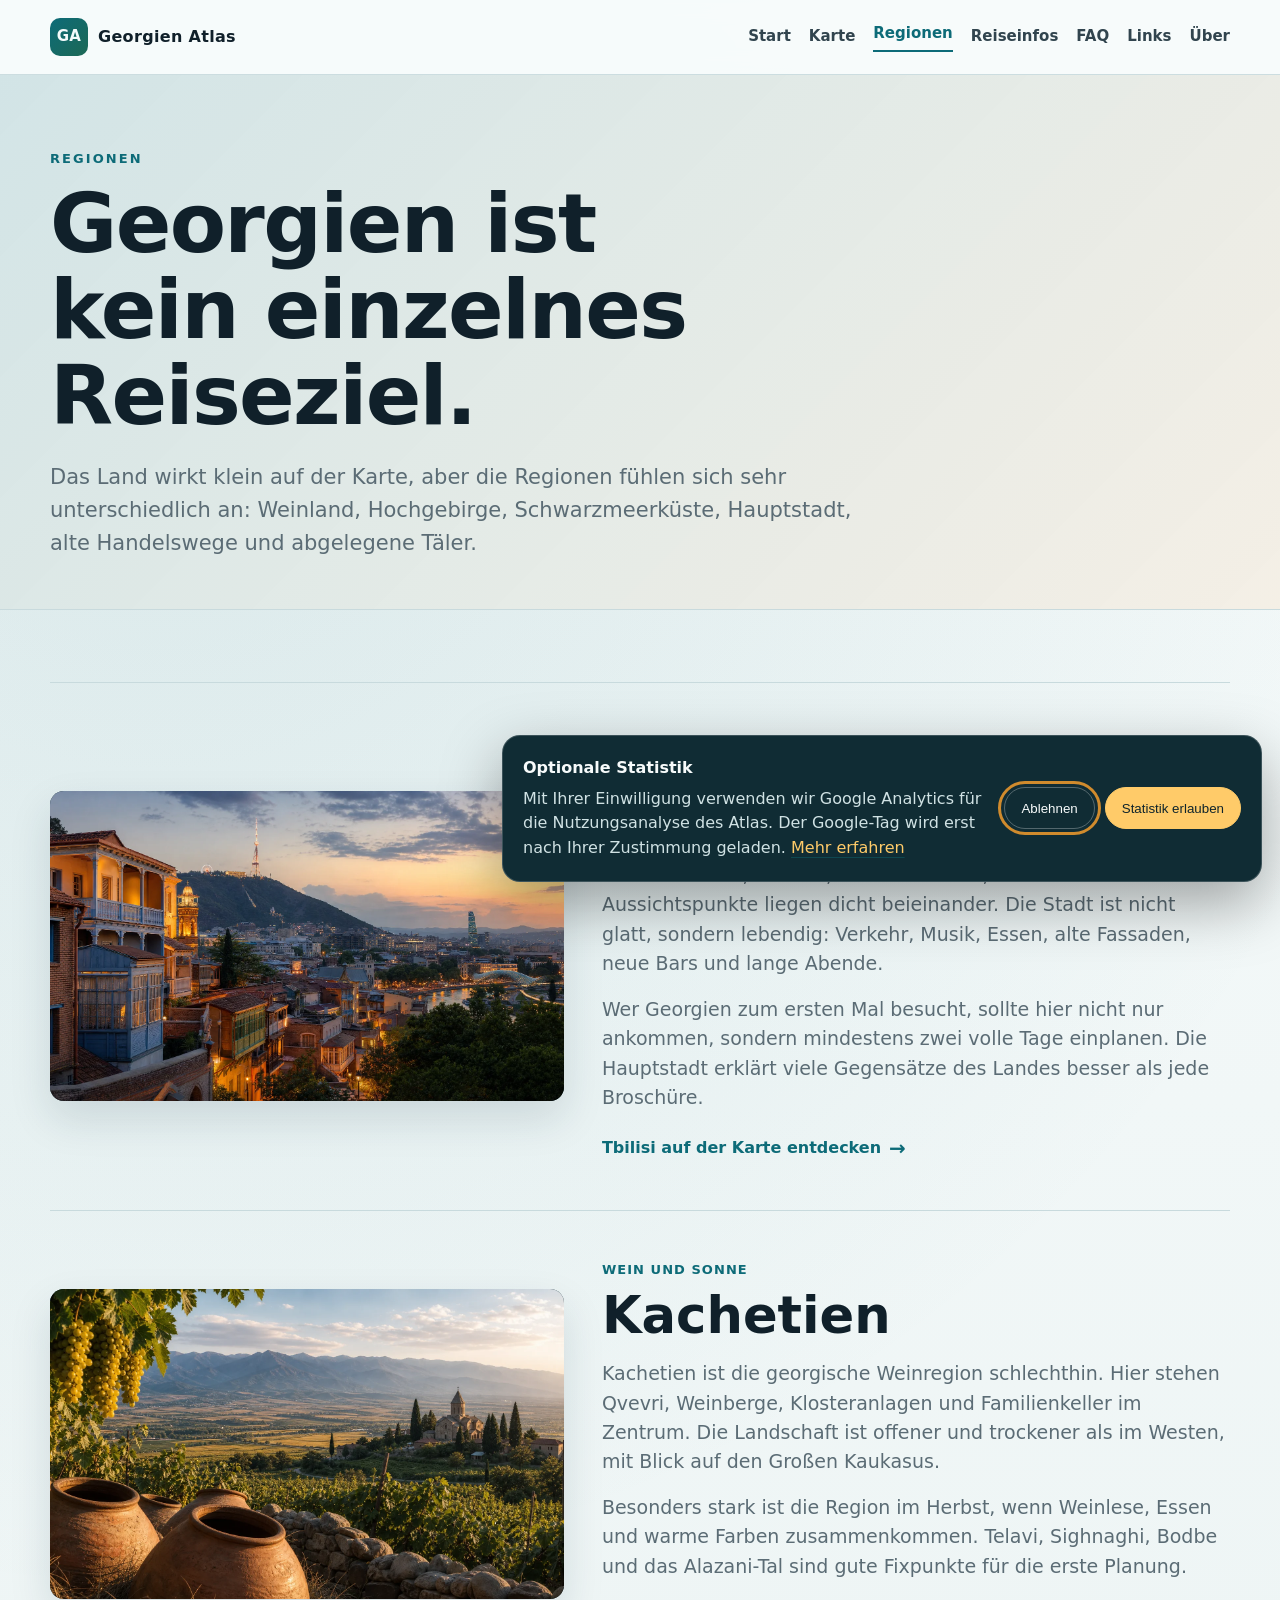
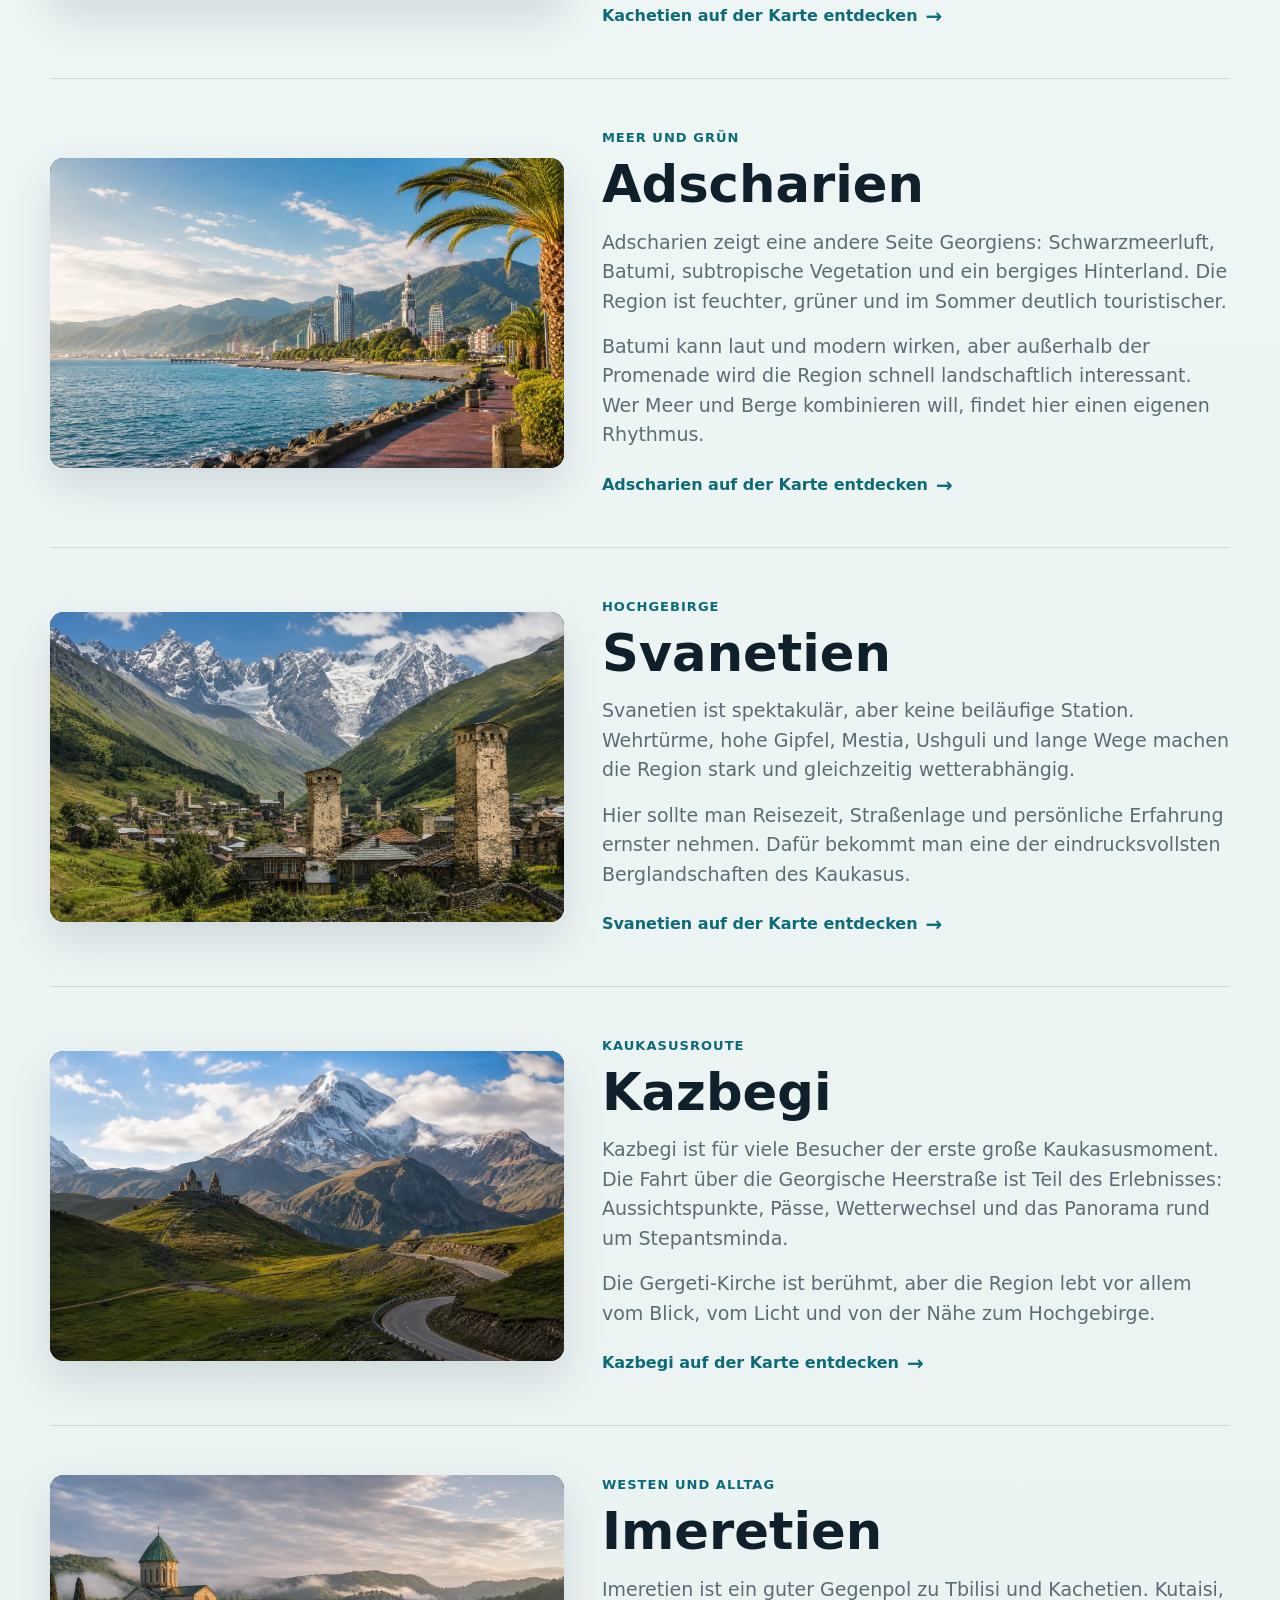
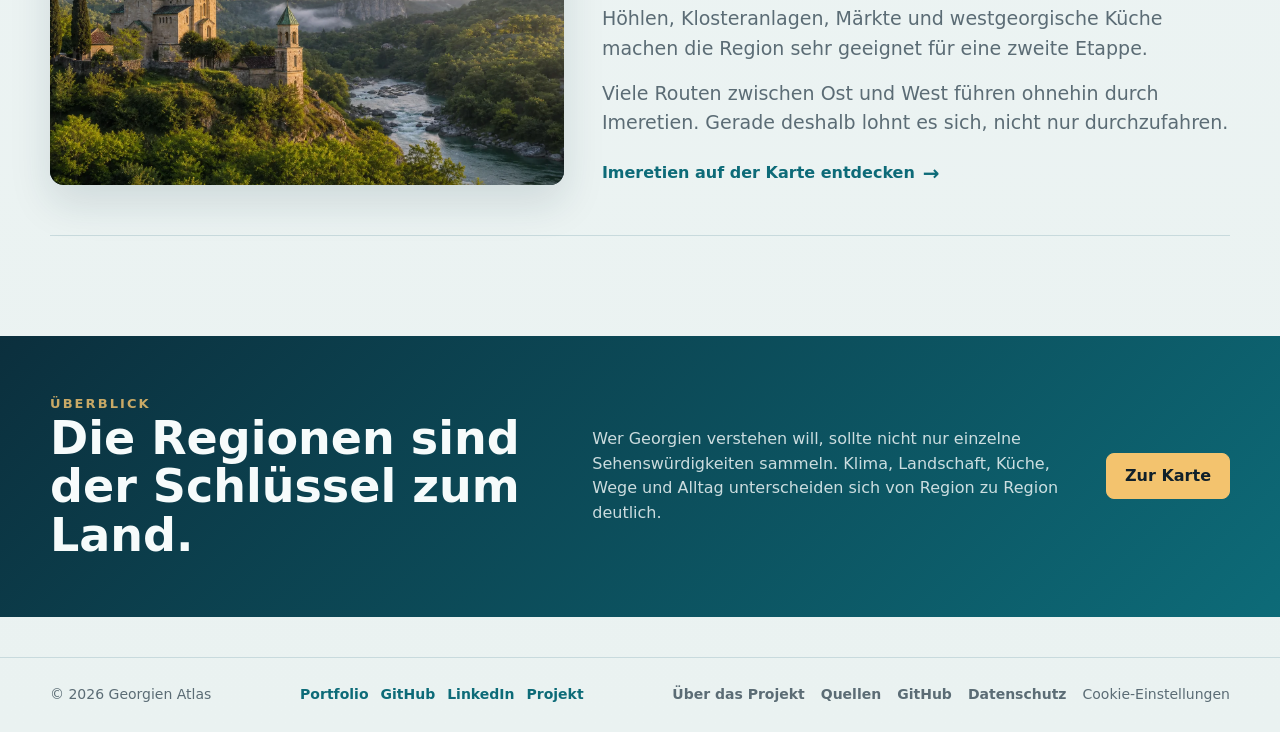
<file: regionen/index.html>
<!doctype html>
<html lang="de">
<head>
  <meta charset="utf-8">
  <meta name="viewport" content="width=device-width, initial-scale=1">
  <title>Regionen | Georgien Atlas</title>
  <meta name="description" content="Deutschsprachiger Regionenführer für Georgien: Tbilisi, Kachetien, Adscharien, Svanetien, Kazbegi, Imeretien und mehr.">
  <meta name="robots" content="index,follow,max-image-preview:large">
  <meta name="theme-color" content="#f7fbfb">
  <link rel="canonical" href="https://sandro-abashishvili.de/georgien-atlas/regionen/">
  <meta property="og:type" content="website">
  <meta property="og:title" content="Regionen | Georgien Atlas">
  <meta property="og:description" content="Deutschsprachiger Regionenführer für Georgien: Tbilisi, Kachetien, Adscharien, Svanetien, Kazbegi, Imeretien und mehr.">
  <meta property="og:url" content="https://sandro-abashishvili.de/georgien-atlas/regionen/">
  <meta property="og:image" content="https://sandro-abashishvili.de/georgien-atlas/assets/img/social-card.jpg">
  <meta property="og:image:secure_url" content="https://sandro-abashishvili.de/georgien-atlas/assets/img/social-card.jpg">
  <meta property="og:image:type" content="image/jpeg">
  <meta property="og:image:width" content="1200">
  <meta property="og:image:height" content="630">
  <meta property="og:image:alt" content="Georgien Atlas – Regionen im Überblick">
  <meta property="og:site_name" content="Georgien Atlas">
  <meta property="og:locale" content="de_DE">
  <meta name="twitter:card" content="summary_large_image">
  <meta name="twitter:title" content="Regionen | Georgien Atlas">
  <meta name="twitter:description" content="Deutschsprachiger Regionenführer für Georgien: Tbilisi, Kachetien, Adscharien, Svanetien, Kazbegi, Imeretien und mehr.">
  <meta name="twitter:image" content="https://sandro-abashishvili.de/georgien-atlas/assets/img/social-card.jpg">
  <meta name="twitter:image:alt" content="Georgien Atlas – Regionen im Überblick">
  <link rel="icon" type="image/png" sizes="16x16" href="../assets/img/favicon-16x16.png">
  <link rel="icon" type="image/png" sizes="32x32" href="../assets/img/favicon-32x32.png">
  <link rel="apple-touch-icon" href="../assets/img/apple-touch-icon.png">
  <link rel="stylesheet" href="../assets/css/site-20260812.css">
</head>
<body>
  <a class="skip-link" href="#main-content">Zum Inhalt springen</a>
  <header class="site-header"><div class="header-inner"><a class="brand" href="../"><span class="brand-mark">GA</span><span>Georgien Atlas</span></a><button class="menu-button" data-menu-button aria-expanded="false" aria-controls="main-navigation">Menü</button><nav class="nav" id="main-navigation" data-nav aria-label="Hauptnavigation"><a href="../">Start</a><a href="../karte/">Karte</a><a href="../regionen/" aria-current="page">Regionen</a><a href="../reiseinfos/">Reiseinfos</a><a href="../faq/">FAQ</a><a href="../links/">Links</a><a href="../about/">Über</a></nav></div></header>
  <main id="main-content">
    <section class="page-hero compact">
      <div class="main">
        <p class="eyebrow">Regionen</p>
        <h1>Georgien ist kein einzelnes Reiseziel.</h1>
        <p>Das Land wirkt klein auf der Karte, aber die Regionen fühlen sich sehr unterschiedlich an: Weinland, Hochgebirge, Schwarzmeerküste, Hauptstadt, alte Handelswege und abgelegene Täler.</p>
      </div>
    </section>

    <section class="main region-story-list">
      <article class="region-story">
        <figure class="region-image">
          <img src="../assets/img/regions/tbilisi.webp" alt="Illustration von Tbilisi mit Altstadt, Fluss und Abendlicht" width="1672" height="941" loading="lazy" decoding="async">
        </figure>
        <div class="region-copy">
          <span>Kultur und Stadt</span>
          <h2>Tbilisi</h2>
          <p>Tbilisi ist der natürliche Startpunkt: Altstadtbalkone, Schwefelbäder, Kirchen, moderne Cafés, Märkte und Aussichtspunkte liegen dicht beieinander. Die Stadt ist nicht glatt, sondern lebendig: Verkehr, Musik, Essen, alte Fassaden, neue Bars und lange Abende.</p>
          <p>Wer Georgien zum ersten Mal besucht, sollte hier nicht nur ankommen, sondern mindestens zwei volle Tage einplanen. Die Hauptstadt erklärt viele Gegensätze des Landes besser als jede Broschüre.</p>
          <a class="region-story-link" href="../karte/?region=tbilisi#region-panel">Tbilisi auf der Karte entdecken <span aria-hidden="true">→</span></a>
        </div>
      </article>

      <article class="region-story">
        <figure class="region-image">
          <img src="../assets/img/regions/kakheti.webp" alt="Illustration von Kachetien mit Weinbergen, Qvevri und Kaukasusblick" width="1672" height="941" loading="lazy" decoding="async">
        </figure>
        <div class="region-copy">
          <span>Wein und Sonne</span>
          <h2>Kachetien</h2>
          <p>Kachetien ist die georgische Weinregion schlechthin. Hier stehen Qvevri, Weinberge, Klosteranlagen und Familienkeller im Zentrum. Die Landschaft ist offener und trockener als im Westen, mit Blick auf den Großen Kaukasus.</p>
          <p>Besonders stark ist die Region im Herbst, wenn Weinlese, Essen und warme Farben zusammenkommen. Telavi, Sighnaghi, Bodbe und das Alazani-Tal sind gute Fixpunkte für die erste Planung.</p>
          <a class="region-story-link" href="../karte/?region=kakheti#region-panel">Kachetien auf der Karte entdecken <span aria-hidden="true">→</span></a>
        </div>
      </article>

      <article class="region-story">
        <figure class="region-image">
          <img src="../assets/img/regions/adjara.webp" alt="Illustration von Adscharien mit Schwarzmeerküste und grünen Bergen" width="1672" height="941" loading="lazy" decoding="async">
        </figure>
        <div class="region-copy">
          <span>Meer und Grün</span>
          <h2>Adscharien</h2>
          <p>Adscharien zeigt eine andere Seite Georgiens: Schwarzmeerluft, Batumi, subtropische Vegetation und ein bergiges Hinterland. Die Region ist feuchter, grüner und im Sommer deutlich touristischer.</p>
          <p>Batumi kann laut und modern wirken, aber außerhalb der Promenade wird die Region schnell landschaftlich interessant. Wer Meer und Berge kombinieren will, findet hier einen eigenen Rhythmus.</p>
          <a class="region-story-link" href="../karte/?region=adjara#region-panel">Adscharien auf der Karte entdecken <span aria-hidden="true">→</span></a>
        </div>
      </article>

      <article class="region-story">
        <figure class="region-image">
          <img src="../assets/img/regions/svaneti.webp" alt="Illustration von Svanetien mit Wehrtürmen und schneebedecktem Kaukasus" width="1672" height="941" loading="lazy" decoding="async">
        </figure>
        <div class="region-copy">
          <span>Hochgebirge</span>
          <h2>Svanetien</h2>
          <p>Svanetien ist spektakulär, aber keine beiläufige Station. Wehrtürme, hohe Gipfel, Mestia, Ushguli und lange Wege machen die Region stark und gleichzeitig wetterabhängig.</p>
          <p>Hier sollte man Reisezeit, Straßenlage und persönliche Erfahrung ernster nehmen. Dafür bekommt man eine der eindrucksvollsten Berglandschaften des Kaukasus.</p>
          <a class="region-story-link" href="../karte/?region=svaneti#region-panel">Svanetien auf der Karte entdecken <span aria-hidden="true">→</span></a>
        </div>
      </article>

      <article class="region-story">
        <figure class="region-image">
          <img src="../assets/img/regions/kazbegi.webp" alt="Illustration von Kazbegi mit Bergkirche, Tal und Mount Kazbek" width="1672" height="941" loading="lazy" decoding="async">
        </figure>
        <div class="region-copy">
          <span>Kaukasusroute</span>
          <h2>Kazbegi</h2>
          <p>Kazbegi ist für viele Besucher der erste große Kaukasusmoment. Die Fahrt über die Georgische Heerstraße ist Teil des Erlebnisses: Aussichtspunkte, Pässe, Wetterwechsel und das Panorama rund um Stepantsminda.</p>
          <p>Die Gergeti-Kirche ist berühmt, aber die Region lebt vor allem vom Blick, vom Licht und von der Nähe zum Hochgebirge.</p>
          <a class="region-story-link" href="../karte/?region=kazbegi#region-panel">Kazbegi auf der Karte entdecken <span aria-hidden="true">→</span></a>
        </div>
      </article>

      <article class="region-story">
        <figure class="region-image">
          <img src="../assets/img/regions/imereti.webp" alt="Illustration von Imeretien mit Kutaisi, Flusslandschaft und grünen Hügeln" width="1672" height="941" loading="lazy" decoding="async">
        </figure>
        <div class="region-copy">
          <span>Westen und Alltag</span>
          <h2>Imeretien</h2>
          <p>Imeretien ist ein guter Gegenpol zu Tbilisi und Kachetien. Kutaisi, Höhlen, Klosteranlagen, Märkte und westgeorgische Küche machen die Region sehr geeignet für eine zweite Etappe.</p>
          <p>Viele Routen zwischen Ost und West führen ohnehin durch Imeretien. Gerade deshalb lohnt es sich, nicht nur durchzufahren.</p>
          <a class="region-story-link" href="../karte/?region=imereti#region-panel">Imeretien auf der Karte entdecken <span aria-hidden="true">→</span></a>
        </div>
      </article>
    </section>

    <section class="wide-band blue">
      <div class="main split-line">
        <div><p class="eyebrow">Überblick</p><h2>Die Regionen sind der Schlüssel zum Land.</h2></div>
        <p>Wer Georgien verstehen will, sollte nicht nur einzelne Sehenswürdigkeiten sammeln. Klima, Landschaft, Küche, Wege und Alltag unterscheiden sich von Region zu Region deutlich.</p>
        <a class="button primary" href="../karte/">Zur Karte</a>
      </div>
    </section>
  </main>
  <footer class="site-footer"><div class="footer-inner"><span>© 2026 Georgien Atlas</span><div class="creator-credit"><div class="creator-links"><a href="https://sandro-abashishvili.de/" target="_blank" rel="noopener noreferrer">Portfolio</a><a href="https://github.com/sandroabashishvili" target="_blank" rel="noopener noreferrer">GitHub</a><a href="https://www.linkedin.com/in/aleksandre-abashishvili-03417617a/" target="_blank" rel="noopener noreferrer">LinkedIn</a><a href="https://github.com/sandroabashishvili/georgien-atlas" target="_blank" rel="noopener noreferrer">Projekt</a></div></div><nav class="footer-links" aria-label="Fußnavigation"><a href="../about/">Über das Projekt</a><a href="../links/">Quellen</a><a href="https://github.com/sandroabashishvili/georgien-atlas" target="_blank" rel="noopener noreferrer">GitHub</a></nav></div></footer>
  <script src="../assets/js/analytics-consent.js" defer></script>
  <script src="../assets/js/main.js?v=20260906-2"></script>
</body>
</html>
</file>
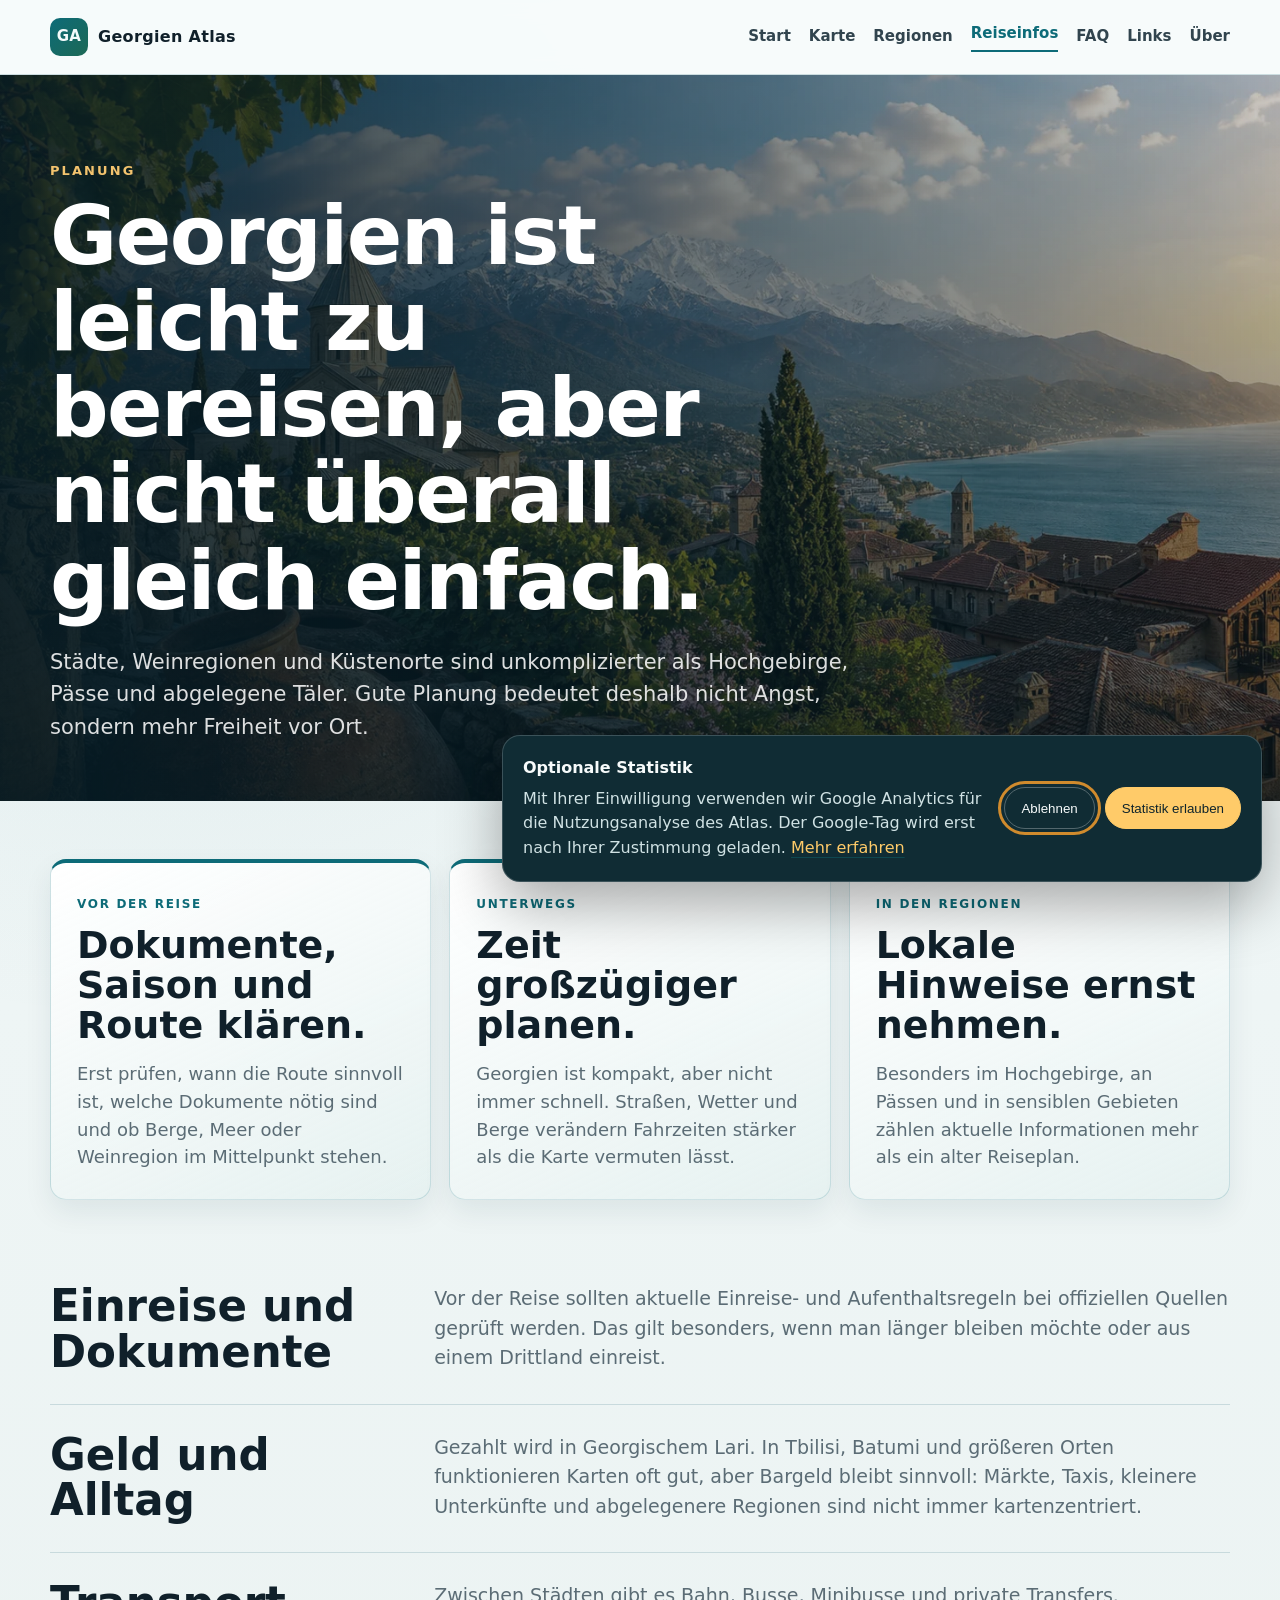
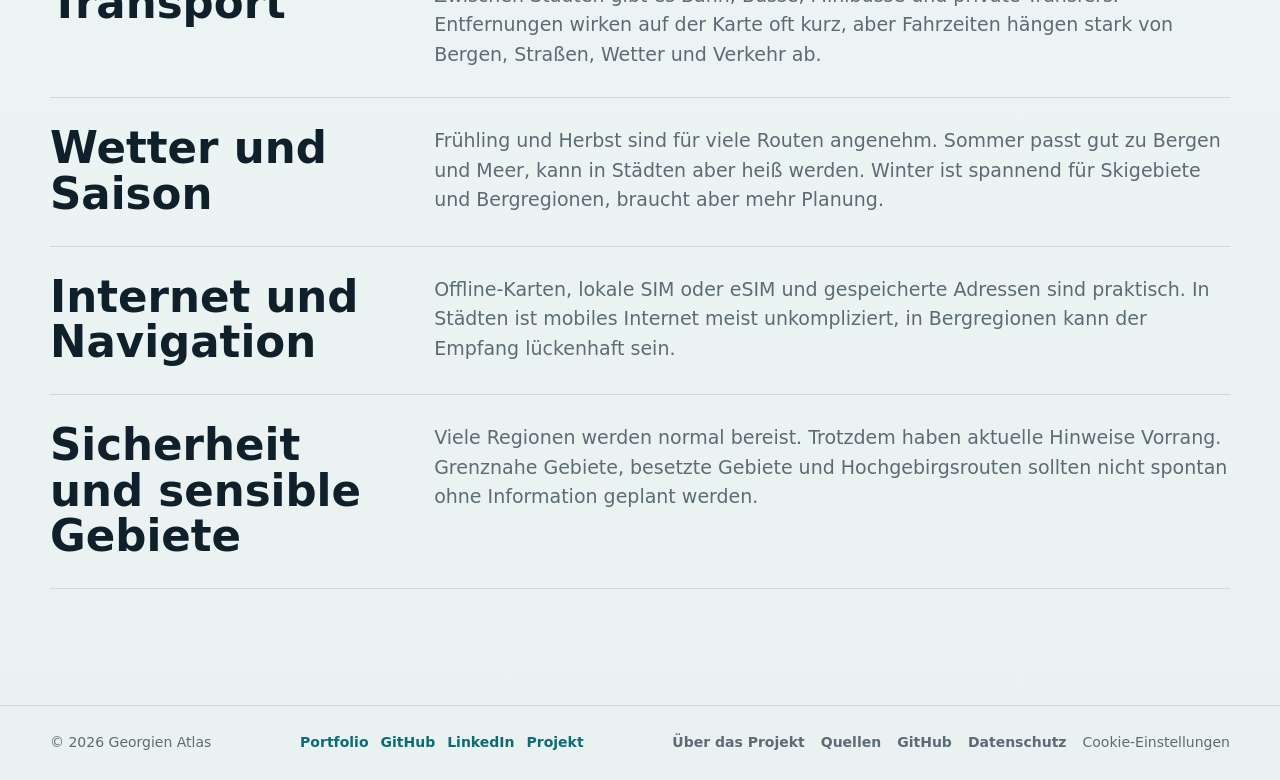
<file: reiseinfos/index.html>
<!doctype html>
<html lang="de">
<head>
  <meta charset="utf-8">
  <meta name="viewport" content="width=device-width, initial-scale=1">
  <title>Reiseinfos | Georgien Atlas</title>
  <meta name="description" content="Praktische Reiseinformationen für Georgien: Einreise, Geld, Transport, Sicherheit, Internet, Wetter, Saison und Alltag.">
  <meta name="robots" content="index,follow,max-image-preview:large">
  <meta name="theme-color" content="#f7fbfb">
  <link rel="canonical" href="https://sandro-abashishvili.de/georgien-atlas/reiseinfos/">
  <meta property="og:type" content="website">
  <meta property="og:title" content="Reiseinfos | Georgien Atlas">
  <meta property="og:description" content="Praktische Reiseinformationen für Georgien: Einreise, Geld, Transport, Sicherheit, Internet, Wetter, Saison und Alltag.">
  <meta property="og:url" content="https://sandro-abashishvili.de/georgien-atlas/reiseinfos/">
  <meta property="og:image" content="https://sandro-abashishvili.de/georgien-atlas/assets/img/social-card.jpg">
  <meta property="og:image:secure_url" content="https://sandro-abashishvili.de/georgien-atlas/assets/img/social-card.jpg">
  <meta property="og:image:type" content="image/jpeg">
  <meta property="og:image:width" content="1200">
  <meta property="og:image:height" content="630">
  <meta property="og:image:alt" content="Georgien Atlas – praktische Reiseinformationen">
  <meta property="og:site_name" content="Georgien Atlas">
  <meta property="og:locale" content="de_DE">
  <meta name="twitter:card" content="summary_large_image">
  <meta name="twitter:title" content="Reiseinfos | Georgien Atlas">
  <meta name="twitter:description" content="Praktische Reiseinformationen für Georgien: Einreise, Geld, Transport, Sicherheit, Internet, Wetter, Saison und Alltag.">
  <meta name="twitter:image" content="https://sandro-abashishvili.de/georgien-atlas/assets/img/social-card.jpg">
  <meta name="twitter:image:alt" content="Georgien Atlas – praktische Reiseinformationen">
  <link rel="icon" type="image/png" sizes="16x16" href="../assets/img/favicon-16x16.png">
  <link rel="icon" type="image/png" sizes="32x32" href="../assets/img/favicon-32x32.png">
  <link rel="apple-touch-icon" href="../assets/img/apple-touch-icon.png">
  <link rel="stylesheet" href="../assets/css/site-20260812.css">
</head>
<body>
  <a class="skip-link" href="#main-content">Zum Inhalt springen</a>
  <header class="site-header"><div class="header-inner"><a class="brand" href="../"><span class="brand-mark">GA</span><span>Georgien Atlas</span></a><button class="menu-button" data-menu-button aria-expanded="false" aria-controls="main-navigation">Menü</button><nav class="nav" id="main-navigation" data-nav aria-label="Hauptnavigation"><a href="../">Start</a><a href="../karte/">Karte</a><a href="../regionen/">Regionen</a><a href="../reiseinfos/" aria-current="page">Reiseinfos</a><a href="../faq/">FAQ</a><a href="../links/">Links</a><a href="../about/">Über</a></nav></div></header>
  <main id="main-content">
    <section class="page-hero photo-page-hero">
      <img src="../assets/img/georgia-story.webp" alt="Georgische Berglandschaft, Wein und historische Architektur" width="1915" height="821" fetchpriority="high">
      <div class="main">
        <p class="eyebrow">Planung</p>
        <h1>Georgien ist leicht zu bereisen, aber nicht überall gleich einfach.</h1>
        <p>Städte, Weinregionen und Küstenorte sind unkomplizierter als Hochgebirge, Pässe und abgelegene Täler. Gute Planung bedeutet deshalb nicht Angst, sondern mehr Freiheit vor Ort.</p>
      </div>
    </section>

    <section class="main travel-rhythm" aria-label="Reiseplanung in drei Schritten">
      <article>
        <span>Vor der Reise</span>
        <h2>Dokumente, Saison und Route klären.</h2>
        <p>Erst prüfen, wann die Route sinnvoll ist, welche Dokumente nötig sind und ob Berge, Meer oder Weinregion im Mittelpunkt stehen.</p>
      </article>
      <article>
        <span>Unterwegs</span>
        <h2>Zeit großzügiger planen.</h2>
        <p>Georgien ist kompakt, aber nicht immer schnell. Straßen, Wetter und Berge verändern Fahrzeiten stärker als die Karte vermuten lässt.</p>
      </article>
      <article>
        <span>In den Regionen</span>
        <h2>Lokale Hinweise ernst nehmen.</h2>
        <p>Besonders im Hochgebirge, an Pässen und in sensiblen Gebieten zählen aktuelle Informationen mehr als ein alter Reiseplan.</p>
      </article>
    </section>

    <section class="main guide-flow">
      <article><h2>Einreise und Dokumente</h2><p>Vor der Reise sollten aktuelle Einreise- und Aufenthaltsregeln bei offiziellen Quellen geprüft werden. Das gilt besonders, wenn man länger bleiben möchte oder aus einem Drittland einreist.</p></article>
      <article><h2>Geld und Alltag</h2><p>Gezahlt wird in Georgischem Lari. In Tbilisi, Batumi und größeren Orten funktionieren Karten oft gut, aber Bargeld bleibt sinnvoll: Märkte, Taxis, kleinere Unterkünfte und abgelegenere Regionen sind nicht immer kartenzentriert.</p></article>
      <article><h2>Transport</h2><p>Zwischen Städten gibt es Bahn, Busse, Minibusse und private Transfers. Entfernungen wirken auf der Karte oft kurz, aber Fahrzeiten hängen stark von Bergen, Straßen, Wetter und Verkehr ab.</p></article>
      <article><h2>Wetter und Saison</h2><p>Frühling und Herbst sind für viele Routen angenehm. Sommer passt gut zu Bergen und Meer, kann in Städten aber heiß werden. Winter ist spannend für Skigebiete und Bergregionen, braucht aber mehr Planung.</p></article>
      <article><h2>Internet und Navigation</h2><p>Offline-Karten, lokale SIM oder eSIM und gespeicherte Adressen sind praktisch. In Städten ist mobiles Internet meist unkompliziert, in Bergregionen kann der Empfang lückenhaft sein.</p></article>
      <article><h2>Sicherheit und sensible Gebiete</h2><p>Viele Regionen werden normal bereist. Trotzdem haben aktuelle Hinweise Vorrang. Grenznahe Gebiete, besetzte Gebiete und Hochgebirgsrouten sollten nicht spontan ohne Information geplant werden.</p></article>
    </section>
  </main>
  <footer class="site-footer"><div class="footer-inner"><span>© 2026 Georgien Atlas</span><div class="creator-credit"><div class="creator-links"><a href="https://sandro-abashishvili.de/" target="_blank" rel="noopener noreferrer">Portfolio</a><a href="https://github.com/sandroabashishvili" target="_blank" rel="noopener noreferrer">GitHub</a><a href="https://www.linkedin.com/in/aleksandre-abashishvili-03417617a/" target="_blank" rel="noopener noreferrer">LinkedIn</a><a href="https://github.com/sandroabashishvili/georgien-atlas" target="_blank" rel="noopener noreferrer">Projekt</a></div></div><nav class="footer-links" aria-label="Fußnavigation"><a href="../about/">Über das Projekt</a><a href="../links/">Quellen</a><a href="https://github.com/sandroabashishvili/georgien-atlas" target="_blank" rel="noopener noreferrer">GitHub</a></nav></div></footer>
  <script src="../assets/js/analytics-consent.js" defer></script>
  <script src="../assets/js/main.js?v=20260906-2"></script>
</body>
</html>
</file>
<file: assets/css/site-20260812.css>
@import url("parts/base.css");
@import url("parts/consent.css");
@import url("parts/home.css");
@import url("parts/map.css");
@import url("parts/pages.css");
@import url("parts/responsive.css");
</file>
